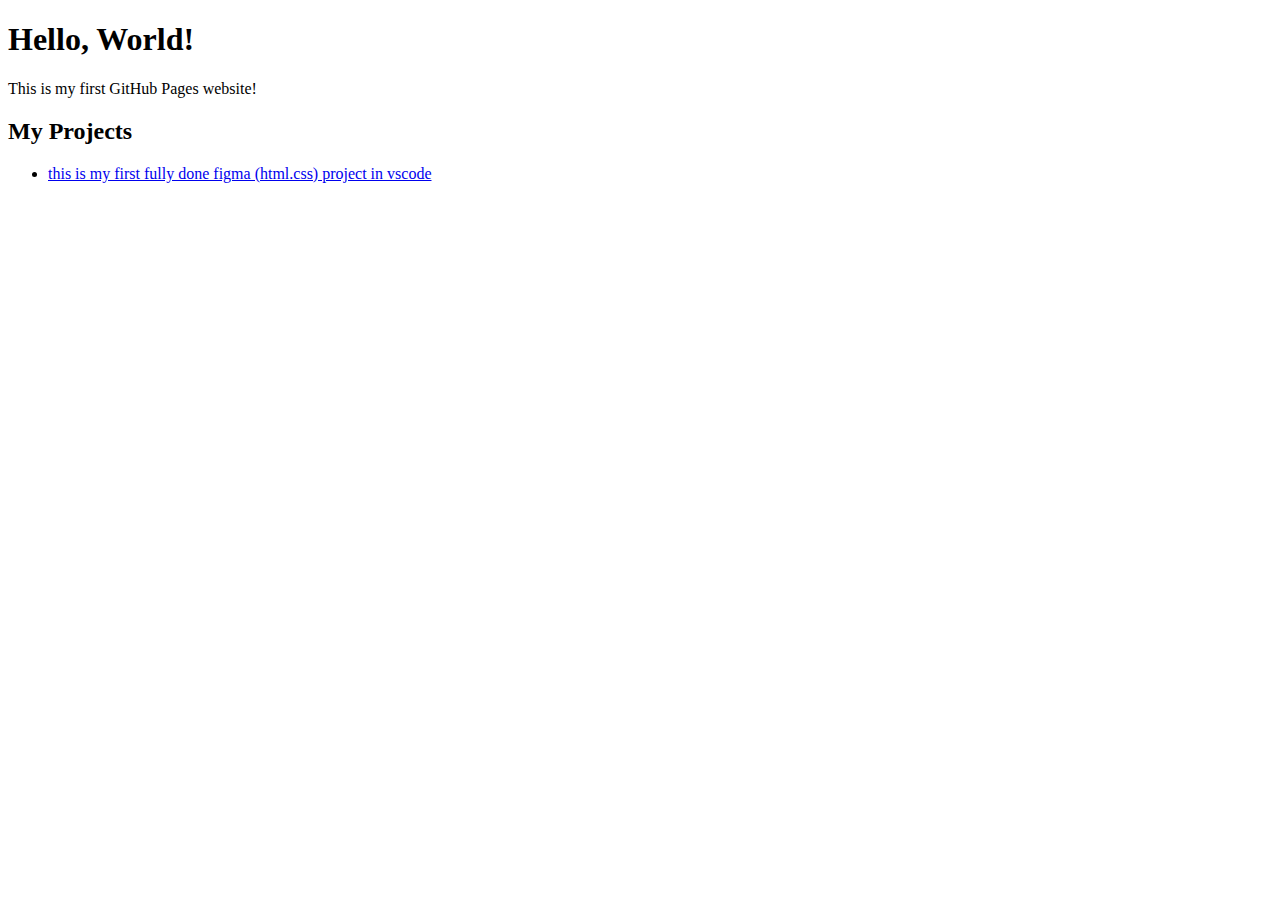
<file: index.html>
<!DOCTYPE html>
<html>
<head>
    <title>Welcome to My Website</title>
</head>
<body>
    <!-- Trigger build -->

    <h1>Hello, World!</h1>
    <p>This is my first GitHub Pages website!</p>
    <h2>My Projects</h2>
<ul>
  <li><a href="figma-projects/figmamain2.html">this is my first fully done figma (html.css) project in vscode</a></li>
</ul>

</body>
</html>
</file>
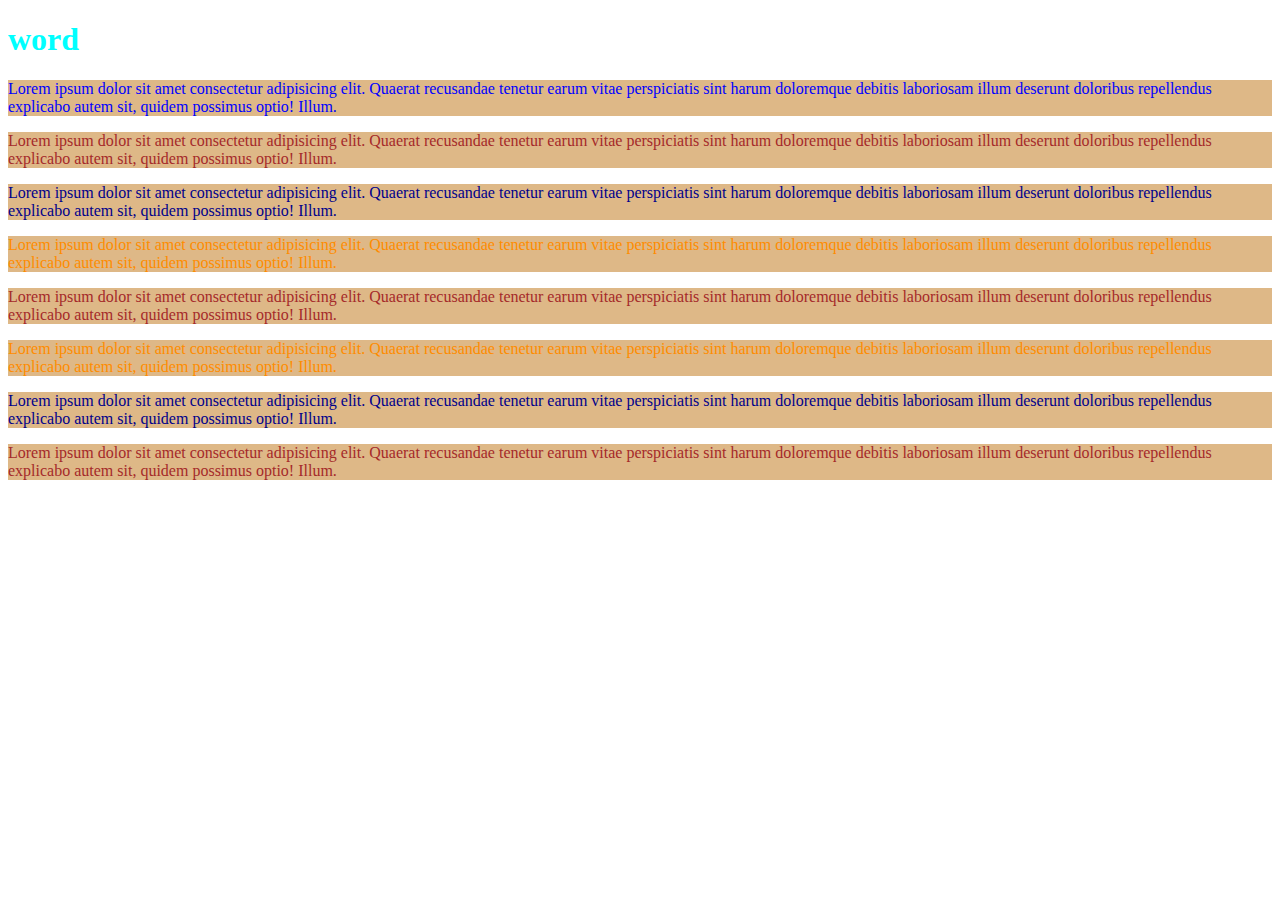
<file: .vscode/main works1.html>
<!DOCTYPE html>
<html lang="en">
<head>
    <title>Document</title>
    <link rel="stylesheet" href="works1 with bg and color.css">
</head>
<body>
    <h1>word</h1>
    <p id="p1">Lorem ipsum dolor sit amet consectetur adipisicing elit. Quaerat recusandae tenetur earum vitae perspiciatis sint harum doloremque debitis laboriosam illum deserunt doloribus repellendus explicabo autem sit, quidem possimus optio! Illum.</p>
    <p id="p3" class="odd">Lorem ipsum dolor sit amet consectetur adipisicing elit. Quaerat recusandae tenetur earum vitae perspiciatis sint harum doloremque debitis laboriosam illum deserunt doloribus repellendus explicabo autem sit, quidem possimus optio! Illum.</p>
    <p id="p4" class="even">Lorem ipsum dolor sit amet consectetur adipisicing elit. Quaerat recusandae tenetur earum vitae perspiciatis sint harum doloremque debitis laboriosam illum deserunt doloribus repellendus explicabo autem sit, quidem possimus optio! Illum.</p>
    <p>Lorem ipsum dolor sit amet consectetur adipisicing elit. Quaerat recusandae tenetur earum vitae perspiciatis sint harum doloremque debitis laboriosam illum deserunt doloribus repellendus explicabo autem sit, quidem possimus optio! Illum.</p>
    <p id="p5" class="odd">Lorem ipsum dolor sit amet consectetur adipisicing elit. Quaerat recusandae tenetur earum vitae perspiciatis sint harum doloremque debitis laboriosam illum deserunt doloribus repellendus explicabo autem sit, quidem possimus optio! Illum.</p>
    <p id="p6" class="prime">Lorem ipsum dolor sit amet consectetur adipisicing elit. Quaerat recusandae tenetur earum vitae perspiciatis sint harum doloremque debitis laboriosam illum deserunt doloribus repellendus explicabo autem sit, quidem possimus optio! Illum.</p>
    <p id="p7" class="even">Lorem ipsum dolor sit amet consectetur adipisicing elit. Quaerat recusandae tenetur earum vitae perspiciatis sint harum doloremque debitis laboriosam illum deserunt doloribus repellendus explicabo autem sit, quidem possimus optio! Illum.</p>
    <p id="p8" class="odd">Lorem ipsum dolor sit amet consectetur adipisicing elit. Quaerat recusandae tenetur earum vitae perspiciatis sint harum doloremque debitis laboriosam illum deserunt doloribus repellendus explicabo autem sit, quidem possimus optio! Illum.</p>
</body>
</html>
<!-- Base one how to do.-->
</file>
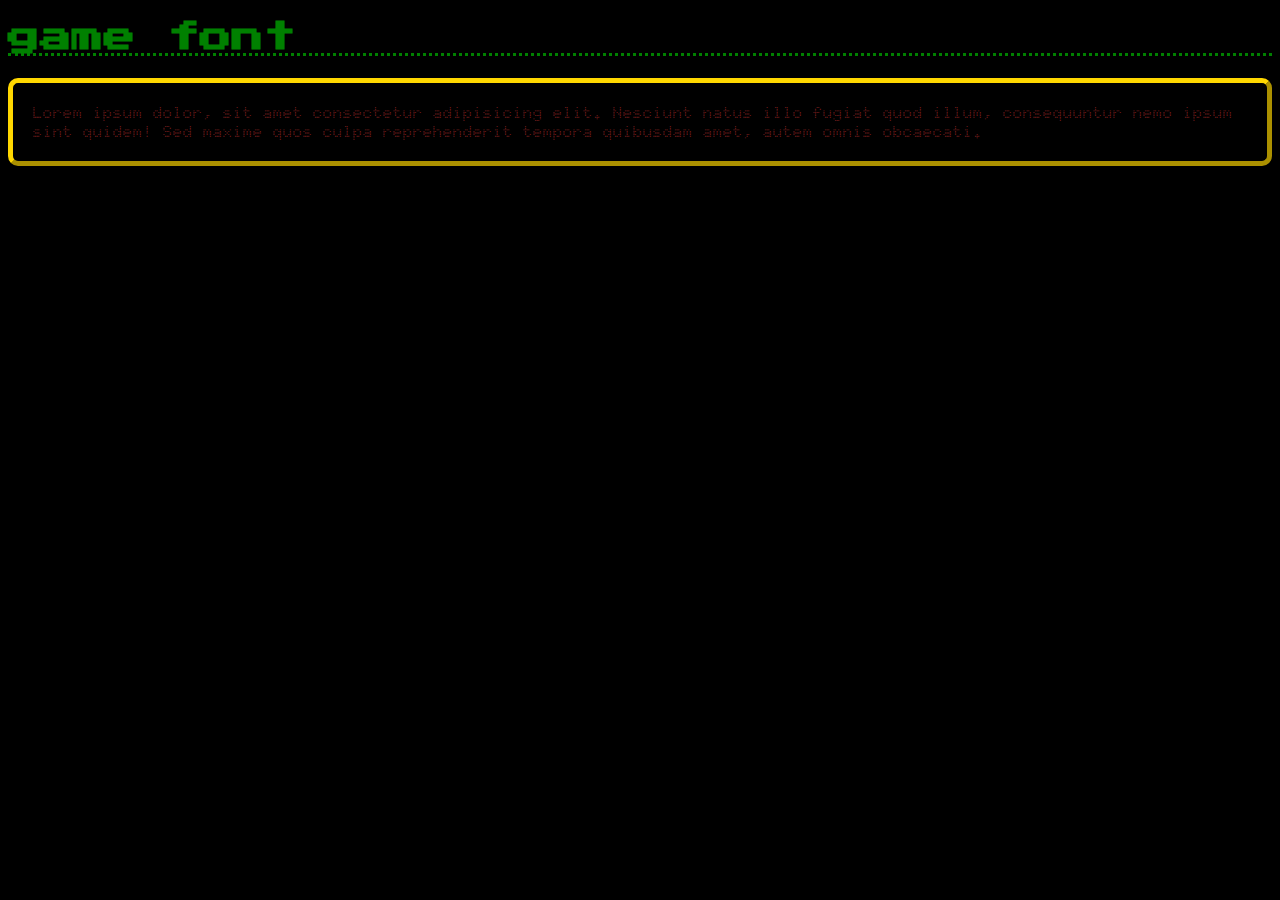
<file: .vscode/main works2.html>
<!DOCTYPE html>
<html lang="en">
<head>
    <title>Document</title>
    <link rel="stylesheet" href="works2.css">
    <link href="https://fonts.googleapis.com/css2?family=Michroma&family=Press+Start+2P&display=swap" rel="stylesheet">
    <link href="https://fonts.googleapis.com/css2?family=Doto:wght@100..900&family=Michroma&family=Press+Start+2P&display=swap" rel="stylesheet">
</head>
<body>
    <h1>game font</h1>
    <p>Lorem ipsum dolor, sit amet consectetur adipisicing elit. Nesciunt natus illo fugiat quod illum, consequuntur nemo ipsum sint quidem! Sed maxime quos culpa reprehenderit tempora quibusdam amet, autem omnis obcaecati.</p>
</body>
</html>
</file>
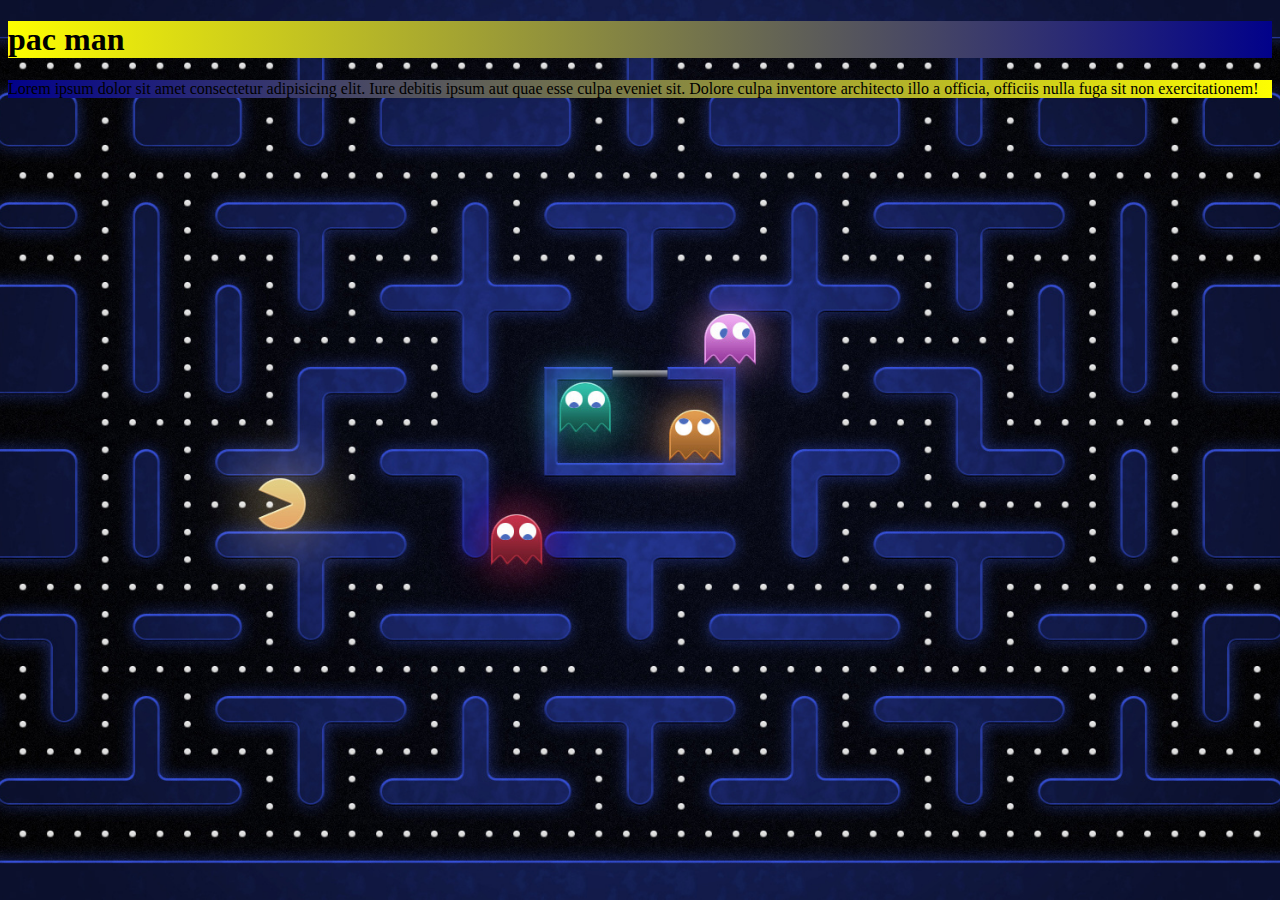
<file: .vscode/mainworks3.html>
<!DOCTYPE html>
<html lang="en">
<head>
    <title>Document</title>
    <link rel="stylesheet" href="works3.css">

</head>
<body>
    <h1> pac man</h1>
    <p>Lorem ipsum dolor sit amet consectetur adipisicing elit. Iure debitis ipsum aut quae esse culpa eveniet sit. Dolore culpa inventore architecto illo a officia, officiis nulla fuga sit non exercitationem!</p>
</body>
</html>
</file>
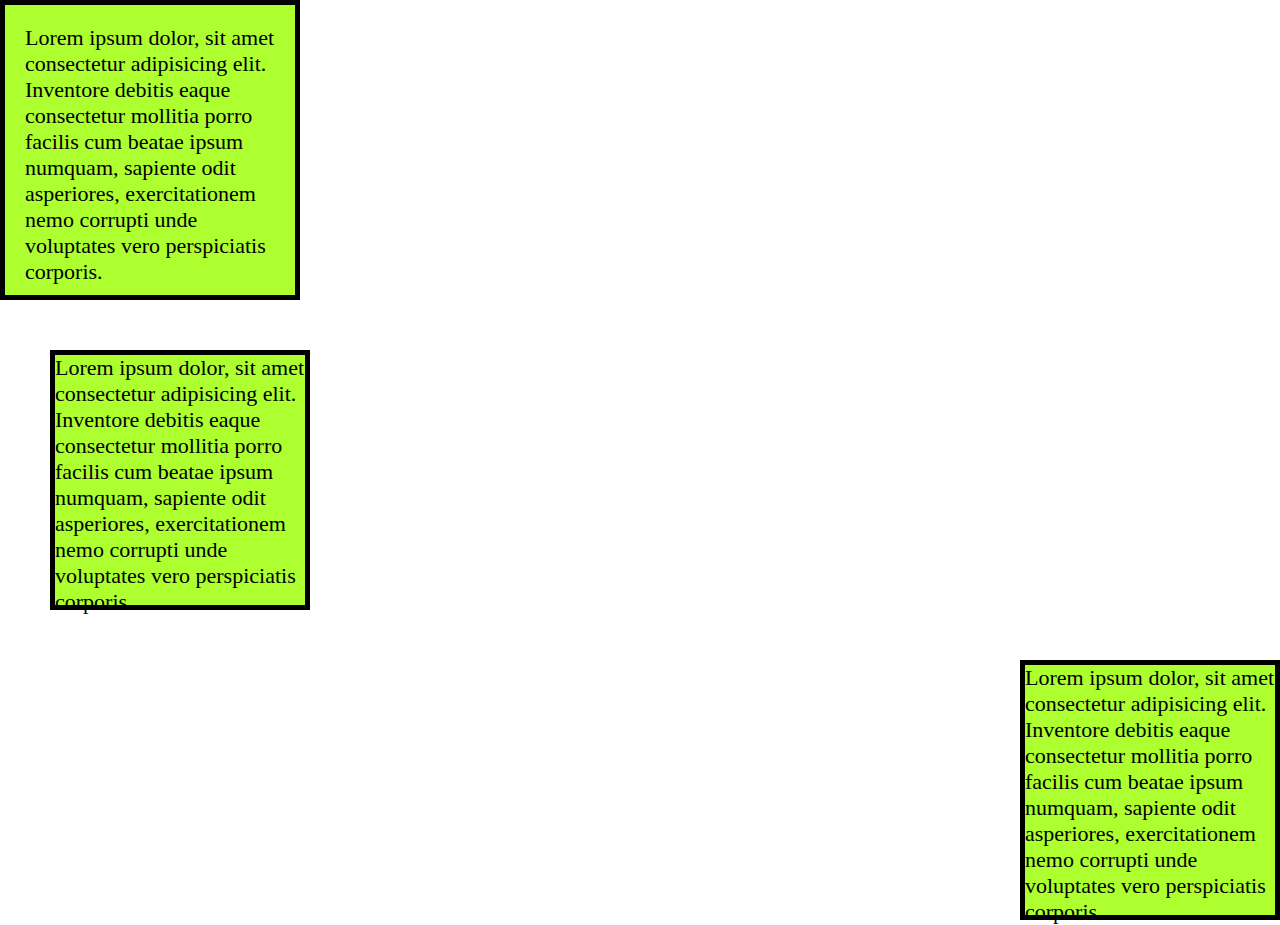
<file: .vscode/mainworks4.html>
<!DOCTYPE html>
<html lang="en">
<head>
    <title>Document</title>
    <link rel="stylesheet" href="works4.css">
</head>
<body>
    <div  id="box1"> Lorem ipsum dolor, sit amet consectetur adipisicing elit. Inventore debitis eaque consectetur mollitia porro facilis cum beatae ipsum numquam, sapiente odit asperiores, exercitationem nemo corrupti unde voluptates vero perspiciatis corporis.</div>
    <div  id="box2"> Lorem ipsum dolor, sit amet consectetur adipisicing elit. Inventore debitis eaque consectetur mollitia porro facilis cum beatae ipsum numquam, sapiente odit asperiores, exercitationem nemo corrupti unde voluptates vero perspiciatis corporis.</div>
    <div  id="box3"> Lorem ipsum dolor, sit amet consectetur adipisicing elit. Inventore debitis eaque consectetur mollitia porro facilis cum beatae ipsum numquam, sapiente odit asperiores, exercitationem nemo corrupti unde voluptates vero perspiciatis corporis.</div>

</body>
</html>
</file>
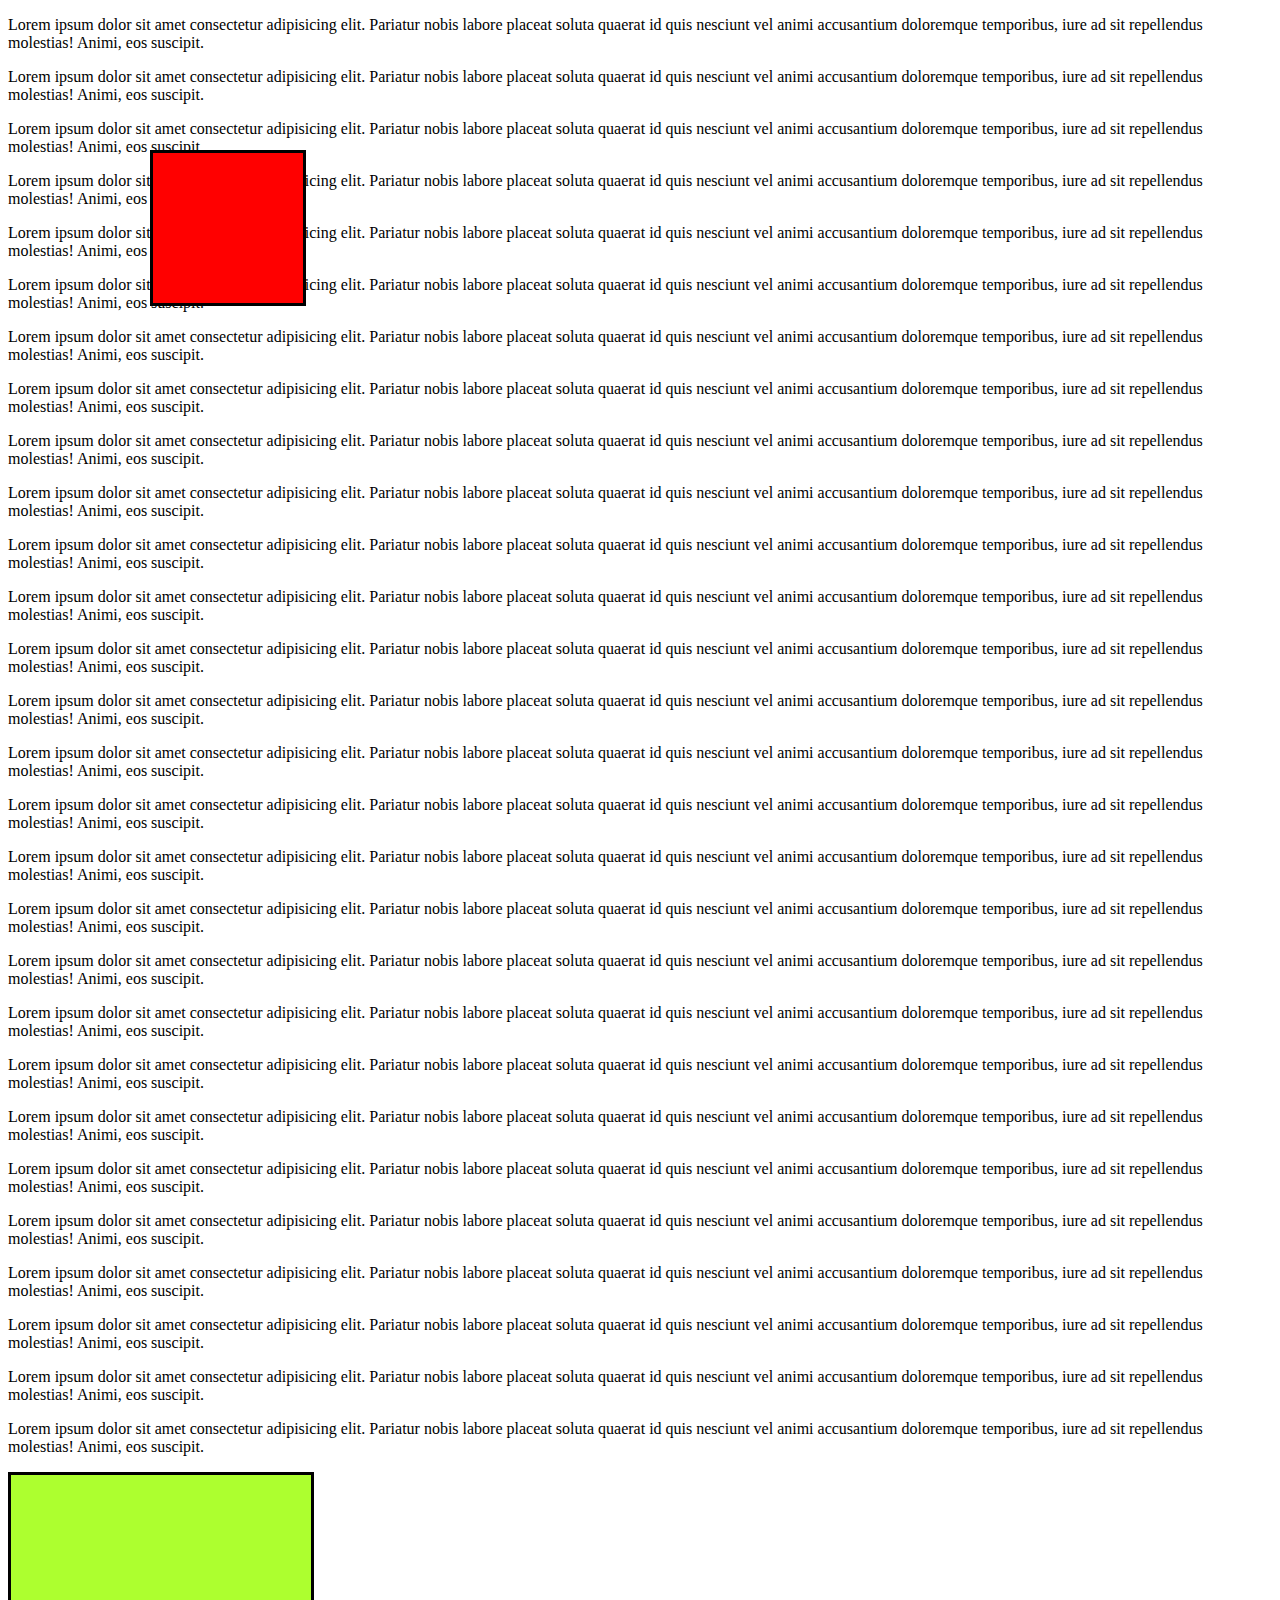
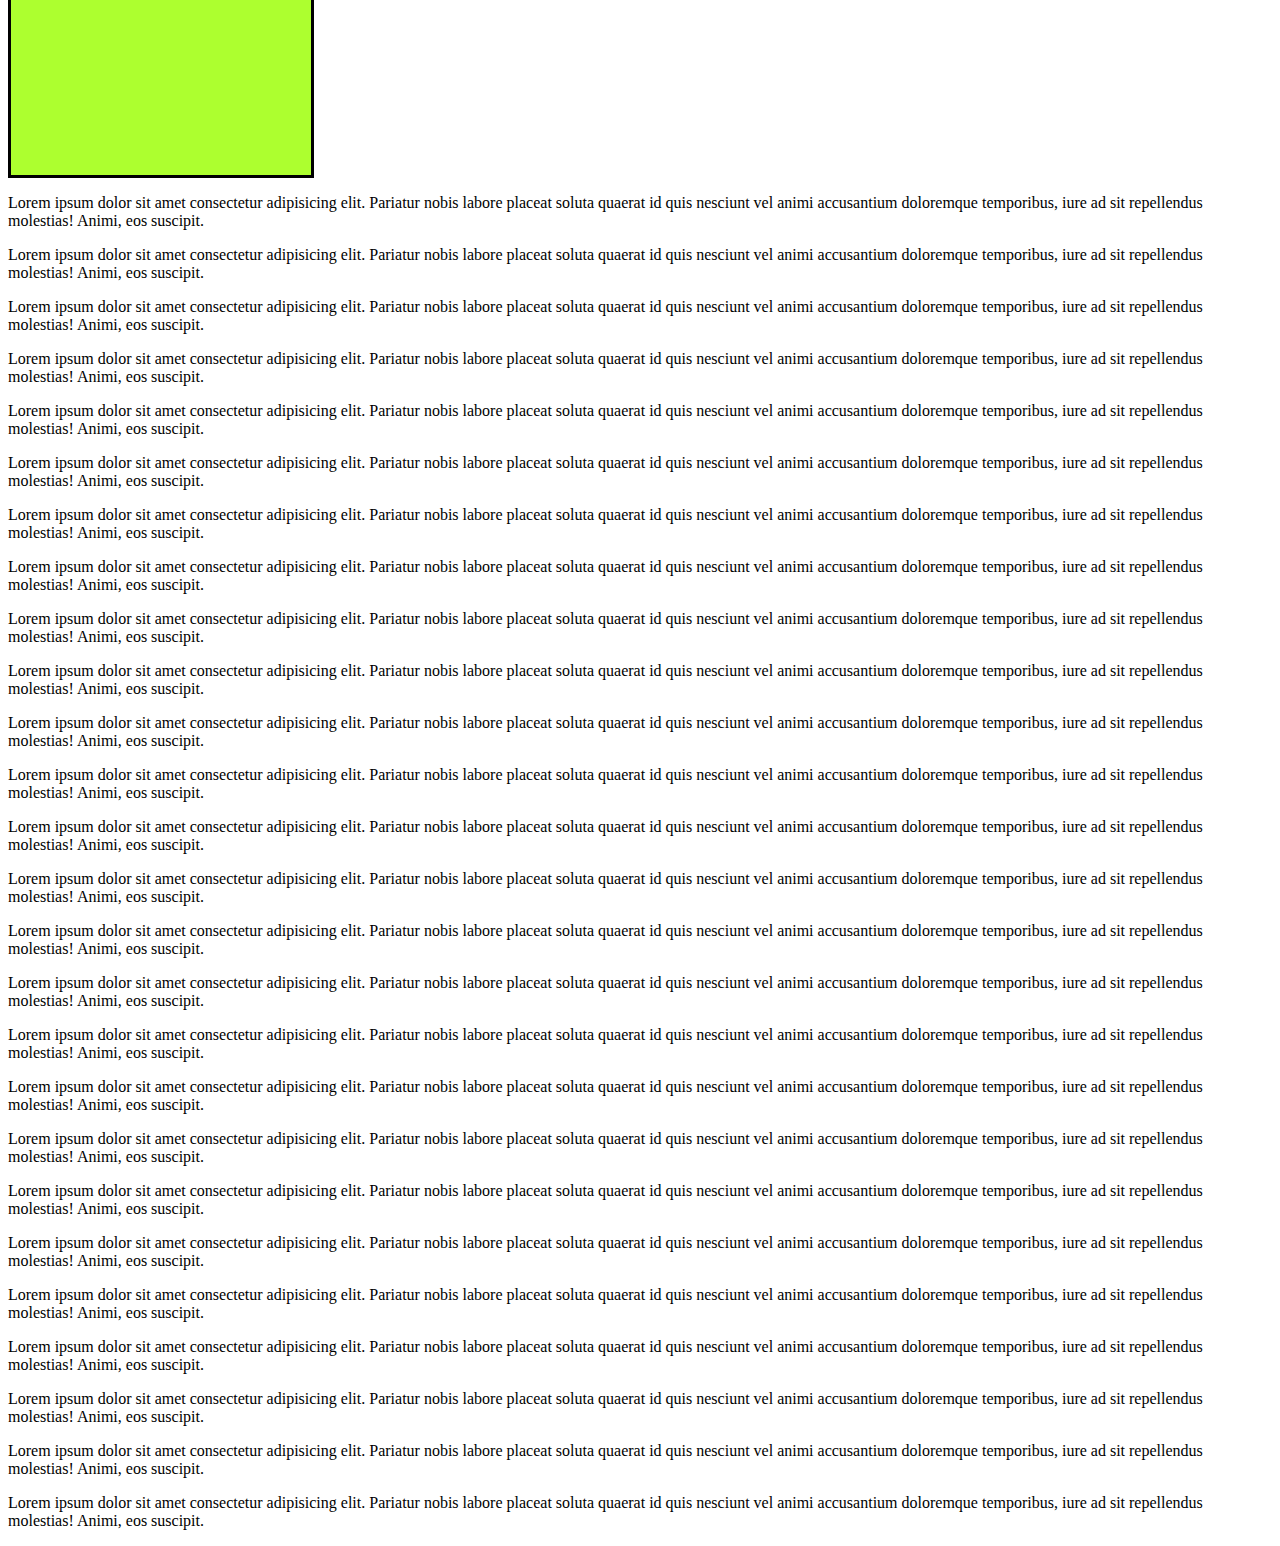
<file: .vscode/mainworks5.html>
<!DOCTYPE html>
<html lang="en">
<head>
    <title>Document</title>
    <link rel="stylesheet" href="works5.css">
</head>
<body>
    <p>Lorem ipsum dolor sit amet consectetur adipisicing elit. Pariatur nobis labore placeat soluta quaerat id quis nesciunt vel animi accusantium doloremque temporibus, iure ad sit repellendus molestias! Animi, eos suscipit.</p>
    <p>Lorem ipsum dolor sit amet consectetur adipisicing elit. Pariatur nobis labore placeat soluta quaerat id quis nesciunt vel animi accusantium doloremque temporibus, iure ad sit repellendus molestias! Animi, eos suscipit.</p>
    <p>Lorem ipsum dolor sit amet consectetur adipisicing elit. Pariatur nobis labore placeat soluta quaerat id quis nesciunt vel animi accusantium doloremque temporibus, iure ad sit repellendus molestias! Animi, eos suscipit.</p>
    <p>Lorem ipsum dolor sit amet consectetur adipisicing elit. Pariatur nobis labore placeat soluta quaerat id quis nesciunt vel animi accusantium doloremque temporibus, iure ad sit repellendus molestias! Animi, eos suscipit.</p>
    <p>Lorem ipsum dolor sit amet consectetur adipisicing elit. Pariatur nobis labore placeat soluta quaerat id quis nesciunt vel animi accusantium doloremque temporibus, iure ad sit repellendus molestias! Animi, eos suscipit.</p>
    <p>Lorem ipsum dolor sit amet consectetur adipisicing elit. Pariatur nobis labore placeat soluta quaerat id quis nesciunt vel animi accusantium doloremque temporibus, iure ad sit repellendus molestias! Animi, eos suscipit.</p>
    <p>Lorem ipsum dolor sit amet consectetur adipisicing elit. Pariatur nobis labore placeat soluta quaerat id quis nesciunt vel animi accusantium doloremque temporibus, iure ad sit repellendus molestias! Animi, eos suscipit.</p>
    <p>Lorem ipsum dolor sit amet consectetur adipisicing elit. Pariatur nobis labore placeat soluta quaerat id quis nesciunt vel animi accusantium doloremque temporibus, iure ad sit repellendus molestias! Animi, eos suscipit.</p>
    <p>Lorem ipsum dolor sit amet consectetur adipisicing elit. Pariatur nobis labore placeat soluta quaerat id quis nesciunt vel animi accusantium doloremque temporibus, iure ad sit repellendus molestias! Animi, eos suscipit.</p>
    <p>Lorem ipsum dolor sit amet consectetur adipisicing elit. Pariatur nobis labore placeat soluta quaerat id quis nesciunt vel animi accusantium doloremque temporibus, iure ad sit repellendus molestias! Animi, eos suscipit.</p>
    <p>Lorem ipsum dolor sit amet consectetur adipisicing elit. Pariatur nobis labore placeat soluta quaerat id quis nesciunt vel animi accusantium doloremque temporibus, iure ad sit repellendus molestias! Animi, eos suscipit.</p>
    <p>Lorem ipsum dolor sit amet consectetur adipisicing elit. Pariatur nobis labore placeat soluta quaerat id quis nesciunt vel animi accusantium doloremque temporibus, iure ad sit repellendus molestias! Animi, eos suscipit.</p>
    <p>Lorem ipsum dolor sit amet consectetur adipisicing elit. Pariatur nobis labore placeat soluta quaerat id quis nesciunt vel animi accusantium doloremque temporibus, iure ad sit repellendus molestias! Animi, eos suscipit.</p>
    <p>Lorem ipsum dolor sit amet consectetur adipisicing elit. Pariatur nobis labore placeat soluta quaerat id quis nesciunt vel animi accusantium doloremque temporibus, iure ad sit repellendus molestias! Animi, eos suscipit.</p>
    <p>Lorem ipsum dolor sit amet consectetur adipisicing elit. Pariatur nobis labore placeat soluta quaerat id quis nesciunt vel animi accusantium doloremque temporibus, iure ad sit repellendus molestias! Animi, eos suscipit.</p>
    <p>Lorem ipsum dolor sit amet consectetur adipisicing elit. Pariatur nobis labore placeat soluta quaerat id quis nesciunt vel animi accusantium doloremque temporibus, iure ad sit repellendus molestias! Animi, eos suscipit.</p>
    <p>Lorem ipsum dolor sit amet consectetur adipisicing elit. Pariatur nobis labore placeat soluta quaerat id quis nesciunt vel animi accusantium doloremque temporibus, iure ad sit repellendus molestias! Animi, eos suscipit.</p>
    <p>Lorem ipsum dolor sit amet consectetur adipisicing elit. Pariatur nobis labore placeat soluta quaerat id quis nesciunt vel animi accusantium doloremque temporibus, iure ad sit repellendus molestias! Animi, eos suscipit.</p>
    <p>Lorem ipsum dolor sit amet consectetur adipisicing elit. Pariatur nobis labore placeat soluta quaerat id quis nesciunt vel animi accusantium doloremque temporibus, iure ad sit repellendus molestias! Animi, eos suscipit.</p>
    <p>Lorem ipsum dolor sit amet consectetur adipisicing elit. Pariatur nobis labore placeat soluta quaerat id quis nesciunt vel animi accusantium doloremque temporibus, iure ad sit repellendus molestias! Animi, eos suscipit.</p>
    <p>Lorem ipsum dolor sit amet consectetur adipisicing elit. Pariatur nobis labore placeat soluta quaerat id quis nesciunt vel animi accusantium doloremque temporibus, iure ad sit repellendus molestias! Animi, eos suscipit.</p>
    <p>Lorem ipsum dolor sit amet consectetur adipisicing elit. Pariatur nobis labore placeat soluta quaerat id quis nesciunt vel animi accusantium doloremque temporibus, iure ad sit repellendus molestias! Animi, eos suscipit.</p>
    <p>Lorem ipsum dolor sit amet consectetur adipisicing elit. Pariatur nobis labore placeat soluta quaerat id quis nesciunt vel animi accusantium doloremque temporibus, iure ad sit repellendus molestias! Animi, eos suscipit.</p>
    <p>Lorem ipsum dolor sit amet consectetur adipisicing elit. Pariatur nobis labore placeat soluta quaerat id quis nesciunt vel animi accusantium doloremque temporibus, iure ad sit repellendus molestias! Animi, eos suscipit.</p>
    <p>Lorem ipsum dolor sit amet consectetur adipisicing elit. Pariatur nobis labore placeat soluta quaerat id quis nesciunt vel animi accusantium doloremque temporibus, iure ad sit repellendus molestias! Animi, eos suscipit.</p>
    <p>Lorem ipsum dolor sit amet consectetur adipisicing elit. Pariatur nobis labore placeat soluta quaerat id quis nesciunt vel animi accusantium doloremque temporibus, iure ad sit repellendus molestias! Animi, eos suscipit.</p>
    <p>Lorem ipsum dolor sit amet consectetur adipisicing elit. Pariatur nobis labore placeat soluta quaerat id quis nesciunt vel animi accusantium doloremque temporibus, iure ad sit repellendus molestias! Animi, eos suscipit.</p>
    <p>Lorem ipsum dolor sit amet consectetur adipisicing elit. Pariatur nobis labore placeat soluta quaerat id quis nesciunt vel animi accusantium doloremque temporibus, iure ad sit repellendus molestias! Animi, eos suscipit.</p>

    <div  id="box1"></div>
    <div  id="box2"> </div>
    <p>Lorem ipsum dolor sit amet consectetur adipisicing elit. Pariatur nobis labore placeat soluta quaerat id quis nesciunt vel animi accusantium doloremque temporibus, iure ad sit repellendus molestias! Animi, eos suscipit.</p>
    <p>Lorem ipsum dolor sit amet consectetur adipisicing elit. Pariatur nobis labore placeat soluta quaerat id quis nesciunt vel animi accusantium doloremque temporibus, iure ad sit repellendus molestias! Animi, eos suscipit.</p>
    <p>Lorem ipsum dolor sit amet consectetur adipisicing elit. Pariatur nobis labore placeat soluta quaerat id quis nesciunt vel animi accusantium doloremque temporibus, iure ad sit repellendus molestias! Animi, eos suscipit.</p>
    <p>Lorem ipsum dolor sit amet consectetur adipisicing elit. Pariatur nobis labore placeat soluta quaerat id quis nesciunt vel animi accusantium doloremque temporibus, iure ad sit repellendus molestias! Animi, eos suscipit.</p>
    <p>Lorem ipsum dolor sit amet consectetur adipisicing elit. Pariatur nobis labore placeat soluta quaerat id quis nesciunt vel animi accusantium doloremque temporibus, iure ad sit repellendus molestias! Animi, eos suscipit.</p>
    <p>Lorem ipsum dolor sit amet consectetur adipisicing elit. Pariatur nobis labore placeat soluta quaerat id quis nesciunt vel animi accusantium doloremque temporibus, iure ad sit repellendus molestias! Animi, eos suscipit.</p>
    <p>Lorem ipsum dolor sit amet consectetur adipisicing elit. Pariatur nobis labore placeat soluta quaerat id quis nesciunt vel animi accusantium doloremque temporibus, iure ad sit repellendus molestias! Animi, eos suscipit.</p>
    <p>Lorem ipsum dolor sit amet consectetur adipisicing elit. Pariatur nobis labore placeat soluta quaerat id quis nesciunt vel animi accusantium doloremque temporibus, iure ad sit repellendus molestias! Animi, eos suscipit.</p>
    <p>Lorem ipsum dolor sit amet consectetur adipisicing elit. Pariatur nobis labore placeat soluta quaerat id quis nesciunt vel animi accusantium doloremque temporibus, iure ad sit repellendus molestias! Animi, eos suscipit.</p>
    <p>Lorem ipsum dolor sit amet consectetur adipisicing elit. Pariatur nobis labore placeat soluta quaerat id quis nesciunt vel animi accusantium doloremque temporibus, iure ad sit repellendus molestias! Animi, eos suscipit.</p>
    <p>Lorem ipsum dolor sit amet consectetur adipisicing elit. Pariatur nobis labore placeat soluta quaerat id quis nesciunt vel animi accusantium doloremque temporibus, iure ad sit repellendus molestias! Animi, eos suscipit.</p>
    <p>Lorem ipsum dolor sit amet consectetur adipisicing elit. Pariatur nobis labore placeat soluta quaerat id quis nesciunt vel animi accusantium doloremque temporibus, iure ad sit repellendus molestias! Animi, eos suscipit.</p>
    <p>Lorem ipsum dolor sit amet consectetur adipisicing elit. Pariatur nobis labore placeat soluta quaerat id quis nesciunt vel animi accusantium doloremque temporibus, iure ad sit repellendus molestias! Animi, eos suscipit.</p>
    <p>Lorem ipsum dolor sit amet consectetur adipisicing elit. Pariatur nobis labore placeat soluta quaerat id quis nesciunt vel animi accusantium doloremque temporibus, iure ad sit repellendus molestias! Animi, eos suscipit.</p>
    <p>Lorem ipsum dolor sit amet consectetur adipisicing elit. Pariatur nobis labore placeat soluta quaerat id quis nesciunt vel animi accusantium doloremque temporibus, iure ad sit repellendus molestias! Animi, eos suscipit.</p>
    <p>Lorem ipsum dolor sit amet consectetur adipisicing elit. Pariatur nobis labore placeat soluta quaerat id quis nesciunt vel animi accusantium doloremque temporibus, iure ad sit repellendus molestias! Animi, eos suscipit.</p>
    <p>Lorem ipsum dolor sit amet consectetur adipisicing elit. Pariatur nobis labore placeat soluta quaerat id quis nesciunt vel animi accusantium doloremque temporibus, iure ad sit repellendus molestias! Animi, eos suscipit.</p>
    <p>Lorem ipsum dolor sit amet consectetur adipisicing elit. Pariatur nobis labore placeat soluta quaerat id quis nesciunt vel animi accusantium doloremque temporibus, iure ad sit repellendus molestias! Animi, eos suscipit.</p>
    <p>Lorem ipsum dolor sit amet consectetur adipisicing elit. Pariatur nobis labore placeat soluta quaerat id quis nesciunt vel animi accusantium doloremque temporibus, iure ad sit repellendus molestias! Animi, eos suscipit.</p>
    <p>Lorem ipsum dolor sit amet consectetur adipisicing elit. Pariatur nobis labore placeat soluta quaerat id quis nesciunt vel animi accusantium doloremque temporibus, iure ad sit repellendus molestias! Animi, eos suscipit.</p>
    <p>Lorem ipsum dolor sit amet consectetur adipisicing elit. Pariatur nobis labore placeat soluta quaerat id quis nesciunt vel animi accusantium doloremque temporibus, iure ad sit repellendus molestias! Animi, eos suscipit.</p>
    <p>Lorem ipsum dolor sit amet consectetur adipisicing elit. Pariatur nobis labore placeat soluta quaerat id quis nesciunt vel animi accusantium doloremque temporibus, iure ad sit repellendus molestias! Animi, eos suscipit.</p>
    <p>Lorem ipsum dolor sit amet consectetur adipisicing elit. Pariatur nobis labore placeat soluta quaerat id quis nesciunt vel animi accusantium doloremque temporibus, iure ad sit repellendus molestias! Animi, eos suscipit.</p>
    <p>Lorem ipsum dolor sit amet consectetur adipisicing elit. Pariatur nobis labore placeat soluta quaerat id quis nesciunt vel animi accusantium doloremque temporibus, iure ad sit repellendus molestias! Animi, eos suscipit.</p>
    <p>Lorem ipsum dolor sit amet consectetur adipisicing elit. Pariatur nobis labore placeat soluta quaerat id quis nesciunt vel animi accusantium doloremque temporibus, iure ad sit repellendus molestias! Animi, eos suscipit.</p>
    <p>Lorem ipsum dolor sit amet consectetur adipisicing elit. Pariatur nobis labore placeat soluta quaerat id quis nesciunt vel animi accusantium doloremque temporibus, iure ad sit repellendus molestias! Animi, eos suscipit.</p>


</body>
</html>
</file>
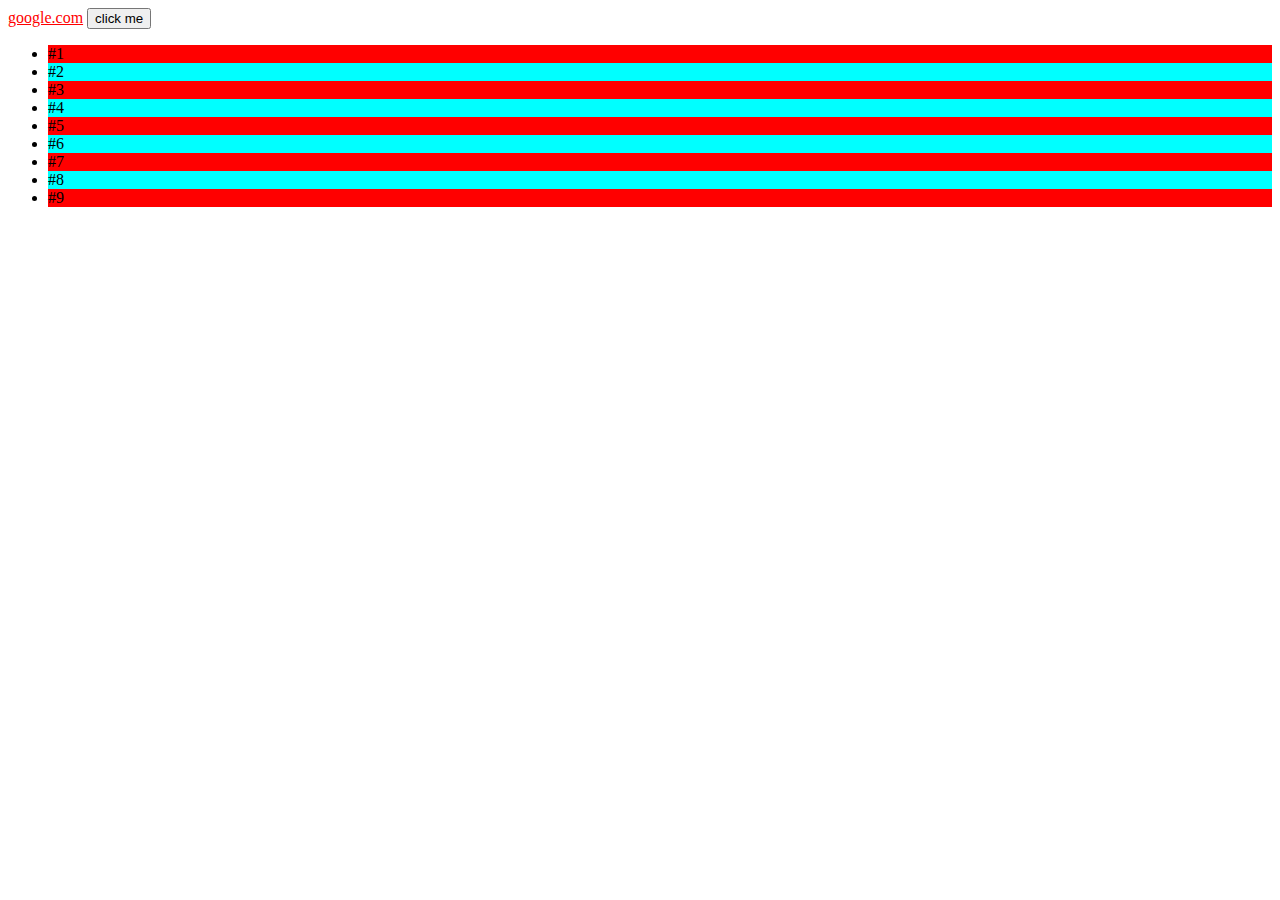
<file: .vscode/mainworks6.html>
<!DOCTYPE html>
<html lang="en">
<head>
    <title>Document</title>
    <link rel="stylesheet" href="works6..css">
</head>
<body>
    <a href="https://www.google.com">google.com</a>
    <button>click me</button>
    <ul>
        <li> #1</li>
        <li> #2</li>
        <li> #3</li>
        <li> #4</li>
        <li> #5</li>
        <li> #6</li>
        <li> #7</li>
        <li> #8</li>
        <li> #9</li>
    </ul>
</body>
</html>
</file>
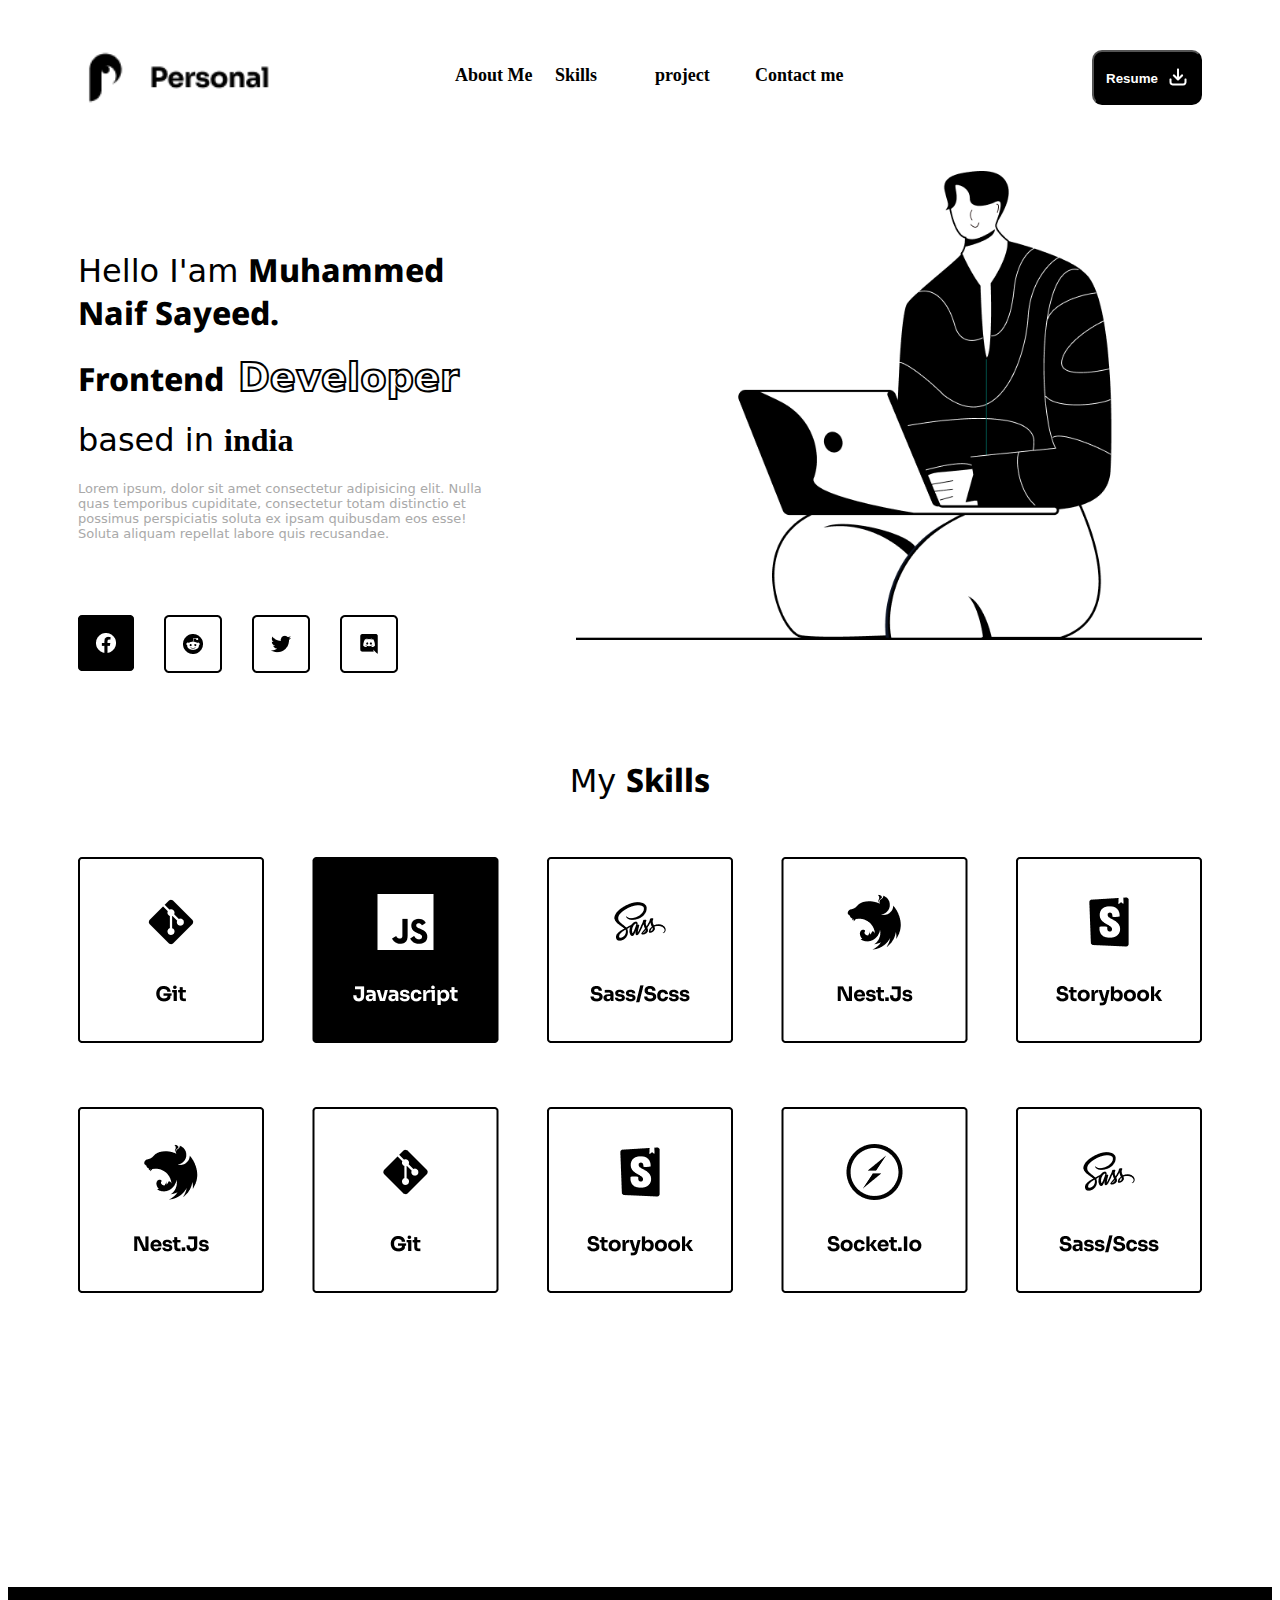
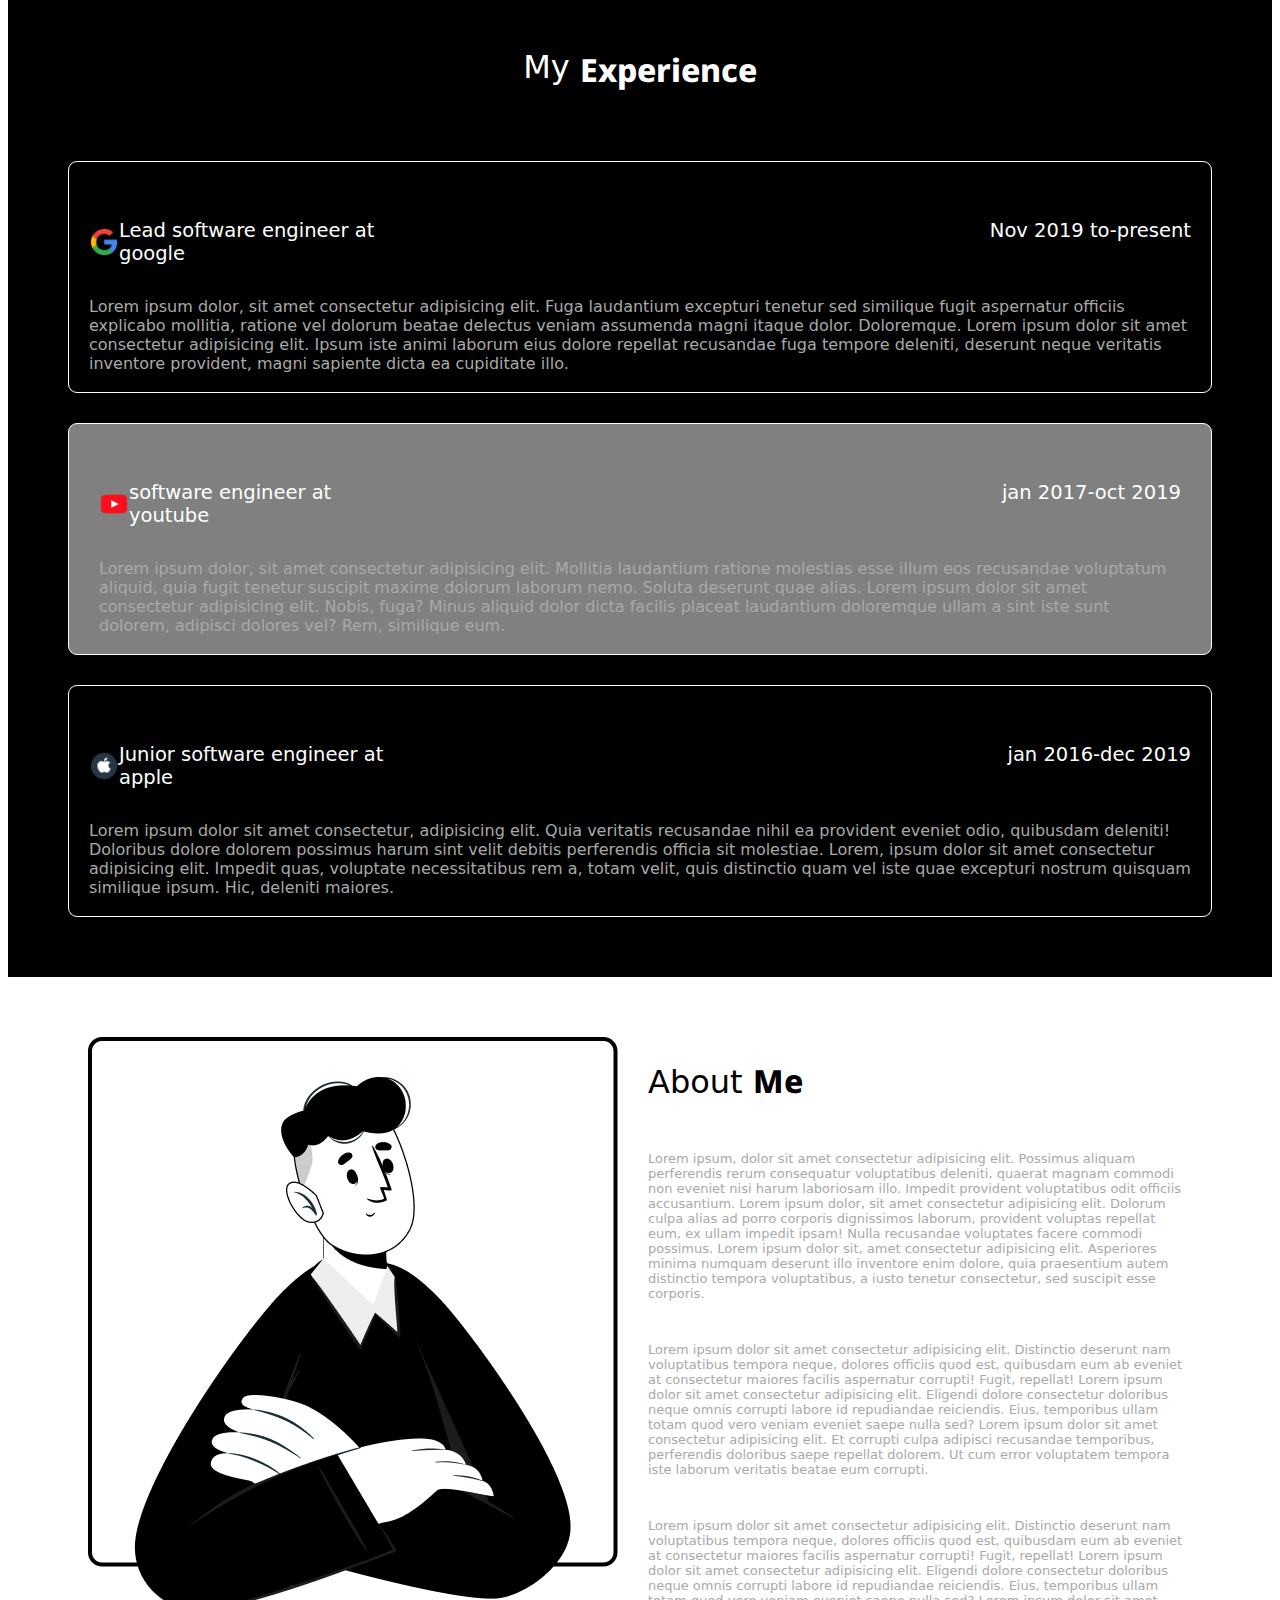
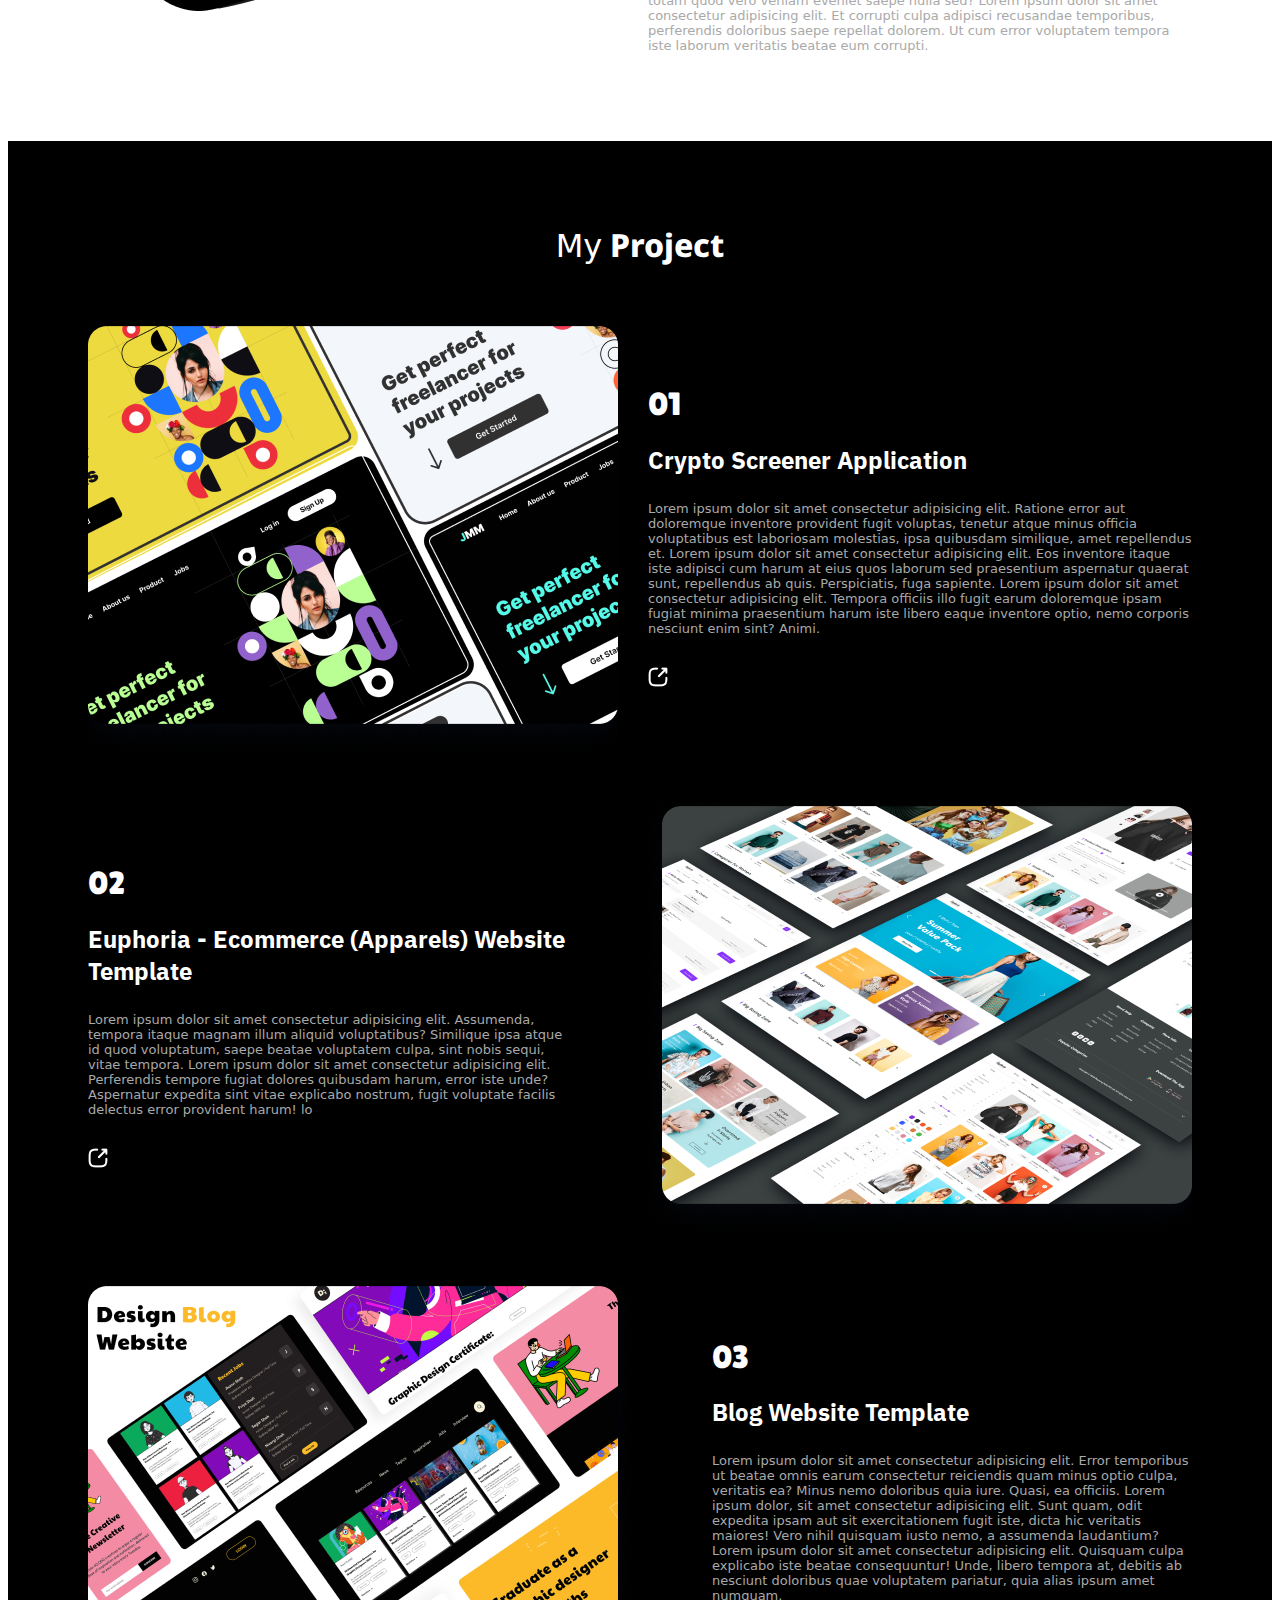
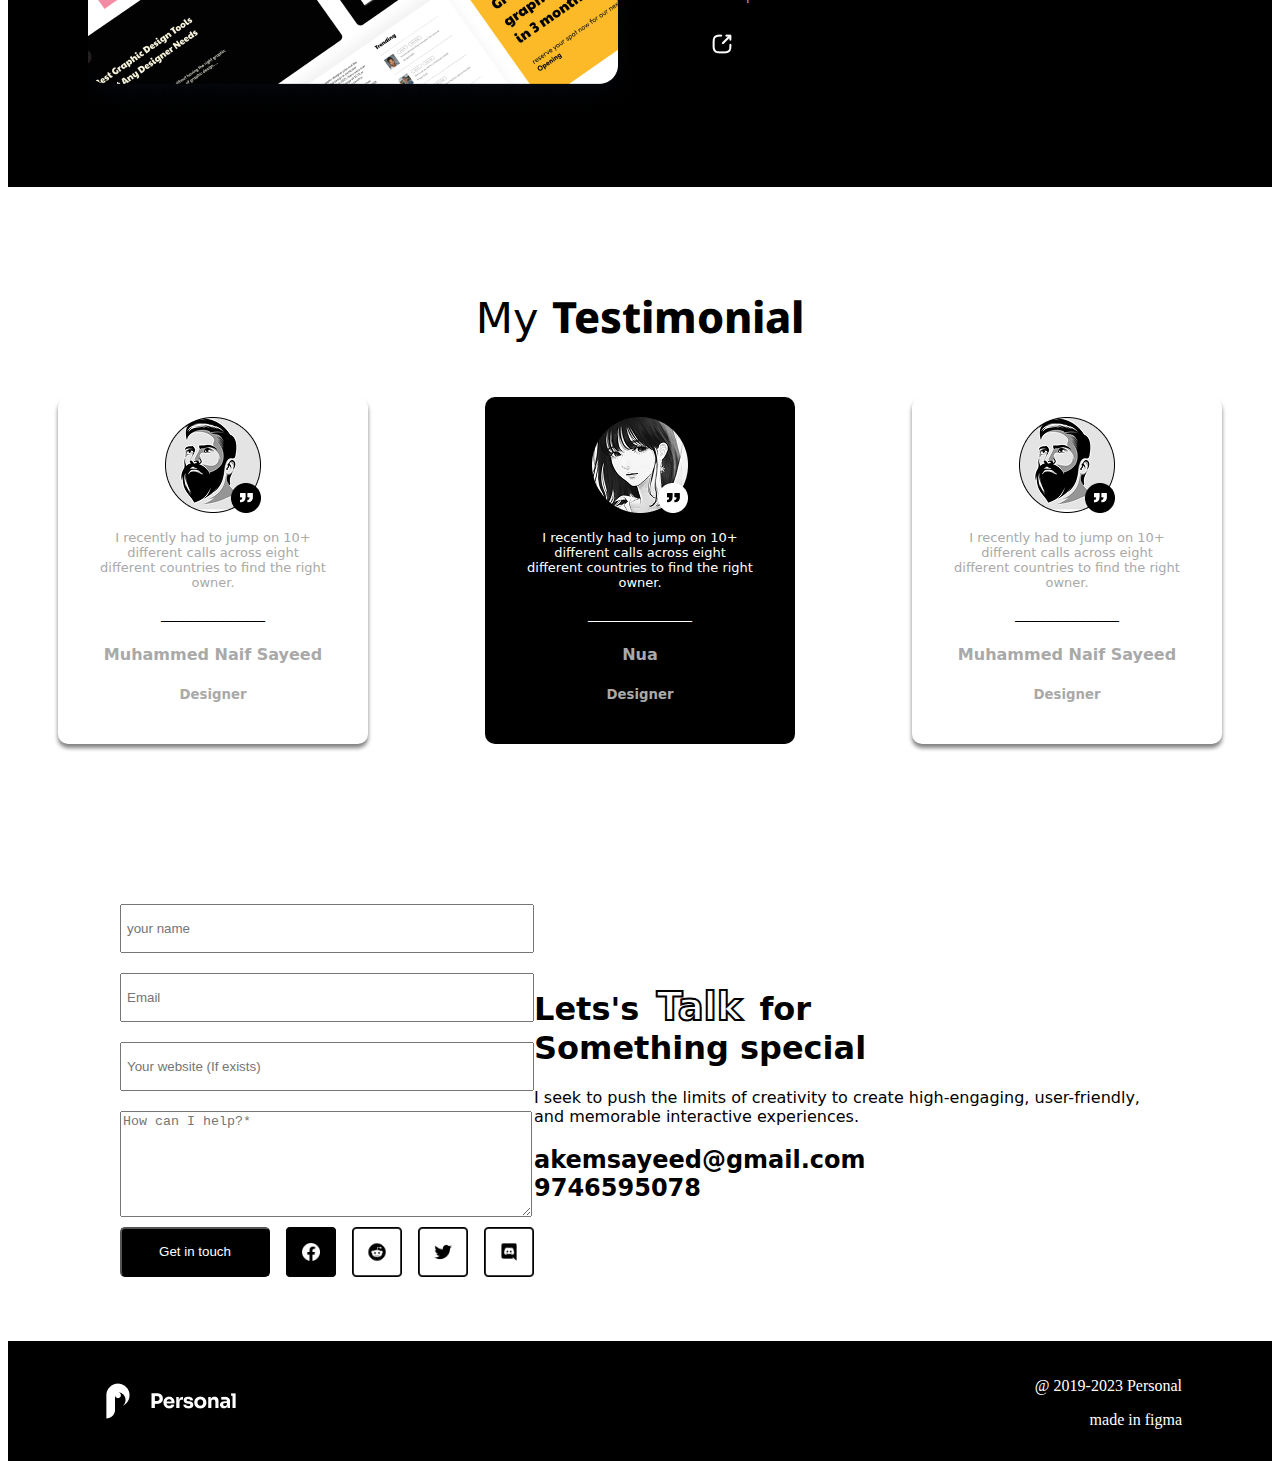
<file: figma projects/figmamain2.html>
<!DOCTYPE html>
<html lang="en">
  <head>
    <title>Document</title>
    <link rel="stylesheet" href="figmamain2.css" />
    <link
      href="https://fonts.googleapis.com/css2?family=Dosis:wght@200..800&family=Doto:wght@100..900&family=Londrina+Outline&family=Michroma&family=Montserrat:ital,wght@0,100..900;1,100..900&family=Noto+Sans:ital,wght@0,800;1,800&family=Press+Start+2P&family=Roboto:ital,wght@0,100..900;1,100..900&display=swap"
      rel="stylesheet"
    />
    <link rel="preconnect" href="https://fonts.googleapis.com" />
    <link rel="preconnect" href="https://fonts.gstatic.com" crossorigin />
    <link
      href="https://fonts.googleapis.com/css2?family=Dosis:wght@200..800&family=Doto:wght@100..900&family=Lilita+One&family=Londrina+Outline&family=Michroma&family=Montserrat:ital,wght@0,100..900;1,100..900&family=Noto+Sans:ital,wght@0,800;1,800&family=Press+Start+2P&family=Roboto:ital,wght@0,100..900;1,100..900&display=swap"
      rel="stylesheet"
    />
    <link rel="preconnect" href="https://fonts.googleapis.com" />
    <link rel="preconnect" href="https://fonts.gstatic.com" crossorigin />
    <link
      href="https://fonts.googleapis.com/css2?family=Dosis:wght@200..800&family=Doto:wght@100..900&family=IBM+Plex+Sans:ital,wght@0,100..700;1,100..700&family=Lilita+One&family=Londrina+Outline&family=Michroma&family=Montserrat:ital,wght@0,100..900;1,100..900&family=Noto+Sans:ital,wght@0,800;1,800&family=Press+Start+2P&family=Roboto:ital,wght@0,100..900;1,100..900&display=swap"
      rel="stylesheet"
    />
  </head>
  <body>
    <div class="header-project">
      <header class="header">
        <nav class="navbar">
          <div class="personallogo">
            <img src="../images/Logo (1).png" />
          </div>
          <div class="personalbar">
            <a class="font" href="#about me">About Me</a>
            <a class="font" href="#skills">Skills</a>
            <a class="font" href="#project">project</a>
            <a class="font" href="#contact-me">Contact me</a>
          </div>
              <div class="button">
                <button class="button-flex">
                  <a class="button-subflex" href="#">
                    <span class="Resume-content"> <h4>Resume</h4> </span>
                    <span class="Resume-download"><img src="../images/download (3).png"></span>
                  </a>
                </button>  
              </div>  
            </nav>
      </header>

      <section class="home-page">
        <div class="home-flex">
          <div class="paragraph">
            <h1>
              <span class="hello"> Hello I'am </span
              ><span class="name-font">Muhammed Naif Sayeed.</span>
            </h1>
            <h1>
              <span class="frontend">Frontend</span>
              <span class="developer"> Developer</span>
            </h1>
            <h1>
              <span class="based"> based in </span>
              <span class="india">india</span>
            </h1>

            <p>
              Lorem ipsum, dolor sit amet consectetur adipisicing elit. Nulla
              quas temporibus cupiditate, consectetur totam distinctio et
              possimus perspiciatis soluta ex ipsam quibusdam eos esse! Soluta
              aliquam repellat labore quis recusandae.
            </p>
          </div>
          <div class="frameimg">
            <a href=""><img src="../images/Button (1).png" /></a>
            <a href=""><img src="../images/Button (2).png" /></a>
            <a href=""><img src="../images/Button (3).png" /></a>
            <a href=""><img src="../images/Button (4).png" /></a>
          </div>
        </div>
        <div class="banner">
          <img class="img" src="../images/Banner.png" />
        </div>
      </section>

      <section id="skills" class="skills">
        <div class="skill-details">
          <div class="my-skills">
            <h1>
              <span class="skills-my">My </span
              ><span class="skills-skills">Skills</span>
            </h1>
          </div>
          <div class="skills-icon">
            <div class="icon-flex">
              <div class="icon-flex1">
                <a href="#"> <img src="../images/Skills.png" /></a>
                <a href="#"><img src="../images/Skills (1).png" /></a>
                <a href="#"><img src="../images/Skills (2).png" /></a>
                <a href="#"><img src="../images/Skills (3).png" /></a>
                <a href="#"> <img src="../images/Skills (4).png" /> </a>
              </div>

              <div class="icon-flex2">
                <a href="#"><img src="../images/Skills (5).png" /></a>
                <a href="#"><img src="../images/Skills (6).png" /></a>
                <a href="#"><img src="../images/Skills (7).png" /></a>
                <a href="#"><img src="../images/Skills (8).png" /></a>
                <a href="#"><img src="../images/Skills (9).png" /></a>
              </div>
            </div>
          </div>
        </div>
      </section>
    </div>
    <div class="header-project2">
      <div class="myexperience-project">
        <header class="title-myexperience">
          <h1>
            <span class="experience-my">My </span
            ><span class="experience-experience">Experience</span>
          </h1>
        </header>
        <div class="experience-paragraph">
          <div class="google">
            <header class="google-head">
              <div class="g-icon">
                <img src="../images/google.png" />
                <h2>Lead software engineer at google</h2>
              </div>
              <h2>Nov 2019 to-present</h2>
            </header>
            <p>
              Lorem ipsum dolor, sit amet consectetur adipisicing elit. Fuga
              laudantium excepturi tenetur sed similique fugit aspernatur
              officiis explicabo mollitia, ratione vel dolorum beatae delectus
              veniam assumenda magni itaque dolor. Doloremque. Lorem ipsum dolor
              sit amet consectetur adipisicing elit. Ipsum iste animi laborum
              eius dolore repellat recusandae fuga tempore deleniti, deserunt
              neque veritatis inventore provident, magni sapiente dicta ea
              cupiditate illo.
            </p>
          </div>
          <div class="youtube">
            <header class="youtube-head">
              <div class="y-icon">
                <img src="../images/youtube.png" />
                <h2>software engineer at youtube</h2>
              </div>
              <h2>jan 2017-oct 2019</h2>
            </header>
            <p>
              Lorem ipsum dolor, sit amet consectetur adipisicing elit. Mollitia
              laudantium ratione molestias esse illum eos recusandae voluptatum
              aliquid, quia fugit tenetur suscipit maxime dolorum laborum nemo.
              Soluta deserunt quae alias. Lorem ipsum dolor sit amet consectetur
              adipisicing elit. Nobis, fuga? Minus aliquid dolor dicta facilis
              placeat laudantium doloremque ullam a sint iste sunt dolorem,
              adipisci dolores vel? Rem, similique eum.
            </p>
          </div>
          <div class="apple">
            <header class="apple-head">
              <div class="a-icon">
                <img src="../images/apple.png" />
                <h2>Junior software engineer at apple</h2>
              </div>
              <h2>jan 2016-dec 2019</h2>
            </header>
            <p>
              Lorem ipsum dolor sit amet consectetur, adipisicing elit. Quia
              veritatis recusandae nihil ea provident eveniet odio, quibusdam
              deleniti! Doloribus dolore dolorem possimus harum sint velit
              debitis perferendis officia sit molestiae. Lorem, ipsum dolor sit
              amet consectetur adipisicing elit. Impedit quas, voluptate
              necessitatibus rem a, totam velit, quis distinctio quam vel iste
              quae excepturi nostrum quisquam similique ipsum. Hic, deleniti
              maiores.
            </p>
          </div>
        </div>
      </div>
    </div>

    <section id="about me" class="main-vector">
      <div class="vector">
        <div class="vector-img">
          <img src="../images/Group 1000015845.png" />
        </div>
        <div class="vector-paragraph">
          <h1>
            <span class="vector-about">About </span
            ><span class="vector-me">Me</span>
          </h1>
          <br />
          <p>
            Lorem ipsum, dolor sit amet consectetur adipisicing elit. Possimus
            aliquam perferendis rerum consequatur voluptatibus deleniti, quaerat
            magnam commodi non eveniet nisi harum laboriosam illo. Impedit
            provident voluptatibus odit officiis accusantium. Lorem ipsum dolor,
            sit amet consectetur adipisicing elit. Dolorum culpa alias ad porro
            corporis dignissimos laborum, provident voluptas repellat eum, ex
            ullam impedit ipsam! Nulla recusandae voluptates facere commodi
            possimus. Lorem ipsum dolor sit, amet consectetur adipisicing elit.
            Asperiores minima numquam deserunt illo inventore enim dolore, quia
            praesentium autem distinctio tempora voluptatibus, a iusto tenetur
            consectetur, sed suscipit esse corporis.
          </p>

          <br />
          <p>
            Lorem ipsum dolor sit amet consectetur adipisicing elit. Distinctio
            deserunt nam voluptatibus tempora neque, dolores officiis quod est,
            quibusdam eum ab eveniet at consectetur maiores facilis aspernatur
            corrupti! Fugit, repellat! Lorem ipsum dolor sit amet consectetur
            adipisicing elit. Eligendi dolore consectetur doloribus neque omnis
            corrupti labore id repudiandae reiciendis. Eius, temporibus ullam
            totam quod vero veniam eveniet saepe nulla sed? Lorem ipsum dolor
            sit amet consectetur adipisicing elit. Et corrupti culpa adipisci
            recusandae temporibus, perferendis doloribus saepe repellat dolorem.
            Ut cum error voluptatem tempora iste laborum veritatis beatae eum
            corrupti.
          </p>
          <br />
          <p>
            Lorem ipsum dolor sit amet consectetur adipisicing elit. Distinctio
            deserunt nam voluptatibus tempora neque, dolores officiis quod est,
            quibusdam eum ab eveniet at consectetur maiores facilis aspernatur
            corrupti! Fugit, repellat! Lorem ipsum dolor sit amet consectetur
            adipisicing elit. Eligendi dolore consectetur doloribus neque omnis
            corrupti labore id repudiandae reiciendis. Eius, temporibus ullam
            totam quod vero veniam eveniet saepe nulla sed? Lorem ipsum dolor
            sit amet consectetur adipisicing elit. Et corrupti culpa adipisci
            recusandae temporibus, perferendis doloribus saepe repellat dolorem.
            Ut cum error voluptatem tempora iste laborum veritatis beatae eum
            corrupti.
          </p>
          <br />
        </div>
      </div>
    </section>

    <section id="project" class="my-project">
      <div class="myproject-whole">
        <header class="myproject-head">
          <h1>
            <span class="project-my">My</span
            ><span class="project-project"> Project</span>
          </h1>
        </header>
        <div class="crypto">
          <div class="crypto-img">
            <img src="../images/image.png" />
          </div>
          <div class="crypto-paragraph">
            <h1>01</h1>

            <h2>Crypto Screener Application</h2>

            <p>
              Lorem ipsum dolor sit amet consectetur adipisicing elit. Ratione
              error aut doloremque inventore provident fugit voluptas, tenetur
              atque minus officia voluptatibus est laboriosam molestias, ipsa
              quibusdam similique, amet repellendus et. Lorem ipsum dolor sit
              amet consectetur adipisicing elit. Eos inventore itaque iste
              adipisci cum harum at eius quos laborum sed praesentium aspernatur
              quaerat sunt, repellendus ab quis. Perspiciatis, fuga sapiente.
              Lorem ipsum dolor sit amet consectetur adipisicing elit. Tempora
              officiis illo fugit earum doloremque ipsam fugiat minima
              praesentium harum iste libero eaque inventore optio, nemo corporis
              nesciunt enim sint? Animi.
            </p>
            <br />
            <div class="export">
              <a href="#"><img src="../images/export.png" /></a>
            </div>
          </div>
        </div>
        <div class="Euphoria">
          <div class="Euphoria-paragraph">
            <h1>02</h1>

            <h2>Euphoria - Ecommerce (Apparels) Website Template</h2>

            <p>
              Lorem ipsum dolor sit amet consectetur adipisicing elit.
              Assumenda, tempora itaque magnam illum aliquid voluptatibus?
              Similique ipsa atque id quod voluptatum, saepe beatae voluptatem
              culpa, sint nobis sequi, vitae tempora. Lorem ipsum dolor sit amet
              consectetur adipisicing elit. Perferendis tempore fugiat dolores
              quibusdam harum, error iste unde? Aspernatur expedita sint vitae
              explicabo nostrum, fugit voluptate facilis delectus error
              provident harum! lo
            </p>
            <br />
            <div class="export">
              <a href="#"><img src="../images/export.png" /></a>
            </div>
          </div>
          <div class="Euphoria-img">
            <img src="../images/image (1).png" />
          </div>
        </div>
        <div class="blog">
          <div class="blog-img">
            <img src="../images/image (2).png" />
          </div>
          <div class="blog-paragraph">
            <h1>03</h1>

            <h2>Blog Website Template</h2>

            <p>
              Lorem ipsum dolor sit amet consectetur adipisicing elit. Error
              temporibus ut beatae omnis earum consectetur reiciendis quam minus
              optio culpa, veritatis ea? Minus nemo doloribus quia iure. Quasi,
              ea officiis. Lorem ipsum dolor, sit amet consectetur adipisicing
              elit. Sunt quam, odit expedita ipsam aut sit exercitationem fugit
              iste, dicta hic veritatis maiores! Vero nihil quisquam iusto nemo,
              a assumenda laudantium? Lorem ipsum dolor sit amet consectetur
              adipisicing elit. Quisquam culpa explicabo iste beatae
              consequuntur! Unde, libero tempora at, debitis ab nesciunt
              doloribus quae voluptatem pariatur, quia alias ipsum amet numquam.
            </p>
            <br />
            <div class="export">
              <a href="#"><img src="../images/export.png" /></a>
            </div>
          </div>
        </div>
      </div>
    </section>

    <section class="my-testimonial">
      <div class="testimonial-head">
        <h2><span class="testimonial-my">My </span><span class="testimonial-testimonial">Testimonial</span></h2>
      </div>  
      <div class="testimonial-paragraph">
        <div class="tparagraph-1">
          <img src="../images/Frame 18.png">
          <p class="t-para1">
            I recently had to jump on 10+<br> different calls across eight<br>
            different countries to find the right owner.
          </p>
          <p class="underscore">_____________</p>
          <h4 class="h4-name">Muhammed Naif Sayeed</h4>
          <h5 class="h5-name"> Designer</h5>  
        </div>
        <div class="tparagraph-2">
          <img src="../images/Frame 18 (1).png">
          <p class="t-para2">
            I recently had to jump on 10+<br> different calls across eight<br>
            different countries to find the right owner.
          </p>
          <p class="underscore">_____________</p>
          <h4 class="h4-name">Nua</h4>
          <h5 class="h5-name"> Designer</h5>  
        </div>
        <div class="tparagraph-1">
          <img src="../images/Frame 18.png">
          <p class="t-para1">
            I recently had to jump on 10+<br> different calls across eight<br>
            different countries to find the right owner.
          </p>
          <p class="underscore">_____________</p>
          <h4 class="h4-name">Muhammed Naif Sayeed</h4>
          <h5 class="h5-name"> Designer</h5>  
        </div>
      </div>

    </section>

    <section id="contact-me" class="Contact-me">
      <div class="contentme-flex">
        <div class="contactme-one">
          <form class="details-input">
            <input class="detail-name" type="text" placeholder="your name"/>
            <input class="detail-email" type="email" placeholder="Email"/>
            <input class="detail-website" type="text" placeholder="Your website (If exists)"/>
            <textarea class="help" placeholder="How can I help?*"></textarea>
          </form>
          <div class="d-icons">
            <a href="#"><button class="submit" type="submit">Get in touch</button></a>
            <a href=""><img class="submitimg" src="../images/Button (1).png" /></a>
            <a href=""><img class="submitimg" src="../images/Button (2).png" /></a>
            <a href=""><img class="submitimg" src="../images/Button (3).png" /></a>
            <a href=""><img class="submitimg" src="../images/Button (4).png" /></a>
          </div>
        </div>  
          <div class="special">
            <h1 class="lets-talk">Lets's <span class="talk">Talk</span> for<br> Something special</h1>
            <p>I seek to push the limits of creativity to create high-engaging, user-friendly, and memorable interactive experiences.</p>
            <h2>akemsayeed@gmail.com<br>9746595078</h2>
          </div>
      </div>
    </section>
    <section class="closs-header">
        <div class="personallogo2">
          <img class="logo2" src="../images/Logo (2).png" />
        
          <div class="last-date">
            <div class="ldate">
              <p>@ 2019-2023 Personal</p>
            </div>
            <div class="lfigma">
            <p> made in figma</p>
            </div>
          </div>
        </div>  
    </section>
  </body>
</html>
</file>
<file: .vscode/works1 with bg and color.css>
body{
    background-color: white;
}
h1{
    color:cyan;
}
p{
    background-color: burlywood;
    color: darkorange;
}
#p1{
    color: blue;
}
.odd{
    color: brown;
}
.even{
    color: cadetblue;
}
.even{
    color: darkblue;
}
</file>
<file: .vscode/works2.css>
body{
    background-color: black;
}
h1{
    color:green;
    font-family: "Press Start 2P", "consolas", "sans-serif";
    border-bottom: dotted;

}
p{
    color: brown;
    font-family: "Doto","consolas","sans-serif";
    border-style: outset;
    border-color: gold;
    border-width: 5px;
    border-radius: 10px;
    padding: 20px;
}
</file>
<file: .vscode/works3.css>
body{
    background-image: url(images/112059.jpg);
     background-repeat: no-repeat;
    background-attachment: fixed;
    background-position: center;
    background-size: cover;
}


h1{
    background: linear-gradient(to left,darkblue,yellow);
    background-repeat: no-repeat;
    background-attachment: fixed;
}
p{
    background: linear-gradient(to right,darkblue,yellow);
    background-repeat: no-repeat;
    background-attachment: fixed;
}
</file>
<file: .vscode/works4.css>
body{
    margin: 0px;

}

#box1{
    border: 5px solid;
    width: 250px;
    height: 250px;
    font-size: 22px;
    background: greenyellow;
    padding: 20px;

}
#box2{
    border: 5px solid;
    width: 250px;
    height: 250px;
    font-size: 22px;
    background: greenyellow;
    margin: 50px;

}
#box3{
    margin: 0px;
    border: 5px solid;
    width: 250px;
    height: 250px;
    font-size: 22px;
    background: greenyellow;
    margin-left: auto;
    
}
</file>
<file: .vscode/works5.css>
#box1{
     border: 3px solid;
    width: 300px;
    height: 300px;
    background: greenyellow;
    position: relative;

}
#box2{
     border: 3px solid;
    width: 150px;
    height: 150px;
    background:red;
    position: absolute;
    top: 150px;
    left: 150px;

}
</file>
<file: .vscode/works6..css>
a:link{
    color: red;
}
a:visited{
    color: blue;
}
a:hover{
    color: blueviolet;
}
a:active{
    color: brown;
}
button:hover{
    background-color: lightblue;
}
button:active{
    background-color: blanchedalmond;
}
/*
li:nth-child(9){
    background-color: yellowgreen;
}
    */
li:nth-child(even){
    background-color: aqua;
}
li:nth-child(odd){
    background-color: red;
}
/*
li:nth-child(5n+3){
    background-color: blueviolet;
}
    */
</file>
<file: figma projects/figmamain2.css>
.navbar{
    display: flex;
    justify-content: space-between;
    justify-content: baseline;
    align-content: center;
    
  


}
.personallogo{
   
    display: flex;
    
}
.personalbar{   
    
    display: flex;
    justify-content: space-between;
    align-items: center;
    width: 400px;
    font-weight: bold;
    text-decoration: none;
    color: black;
    
    
    
}

.button-flex{
    background-color: black;
    width: 110px;
    height: 55px;
    border-radius: 10px;

}
.button-subflex{
    display: flex;
    justify-content: center;
    align-items: center;
    gap: 10px;
    text-decoration: none;
    color: white;

}


.font{
    color: black;
    text-decoration: none;
    font-size: large;
    height: 25px;
    width: 150px;

}
.header-project{
    margin: 50px 70px;
}


.home-page{
    display: flex;
    justify-content: space-between;
    align-items: center;
    padding: 60px 0px;
    flex-wrap: wrap;
    
    
}

.home-flex{
    flex: 1;
    min-width: 300px;
}
.frameimg{
    display: flex;
    gap: 30px;
    
    
    

   
}
.banner{
   
    height: 500px;
    
}

.img {
    width: 700px;
    display: flex;
    
    
    

}
.paragraph{
    
    height: 450px;
    align-content: center;
}
.paragraph p{
    font-size: small;
    font-family: system-ui, -apple-system, BlinkMacSystemFont, 'Segoe UI', Roboto, Oxygen, Ubuntu, Cantarell, 'Open Sans', 'Helvetica Neue', sans-serif;
    color: darkgrey;
}

h1{
    font-size: xx-large;
}
.hello{
    font-family: system-ui, -apple-system, BlinkMacSystemFont, 'Segoe UI', Roboto, Oxygen, Ubuntu, Cantarell, 'Open Sans', 'Helvetica Neue', sans-serif;
    font-weight: 400;

}
.name-font{
    font-family: "Noto Sans", sans-serif;
  font-optical-sizing: auto;
  font-weight: 800;
  font-style: normal;
  font-variation-settings:
    "wdth" 100;

}
.frontend{
     font-family: "Noto Sans", sans-serif;
  font-optical-sizing: auto;
  font-weight: 800;
  font-style: normal;
  font-variation-settings:
    "wdth" 100;
}



.developer{
    padding: 2px 6px;
    border-radius: 5px;
    color: white;
    -webkit-text-stroke: 2px black;
    font-size: larger;
    font-family: system-ui, -apple-system, BlinkMacSystemFont, 'Segoe UI', Roboto, Oxygen, Ubuntu, Cantarell, 'Open Sans', 'Helvetica Neue', sans-serif;

}
.based{
    font-family: system-ui, -apple-system, BlinkMacSystemFont, 'Segoe UI', Roboto, Oxygen, Ubuntu, Cantarell, 'Open Sans', 'Helvetica Neue', sans-serif;
    font-weight: 400;
    
}

.skills-details{
    display: flex;
        
}
.skills{
   
    height:800px ;
}

.my-skills{
    
    height: 80px;
    justify-content: center;
    display: flex; 
}

.skills-icon{
   padding: 40px 0px;
}
.icon-flex{
    display: flex;
    height: 500px;
    flex-wrap: wrap ;      
}
.icon-flex1{
    display: flex;
    height: 150px;
    
    justify-content: space-between;
    width: 1500px;
    

}

.icon-flex2{
    display: flex;
    height: 150px;
    justify-content: space-between;
   
    width: 1500px;
   
}
.skills-my{
      font-family: system-ui, -apple-system, BlinkMacSystemFont, 'Segoe UI', Roboto, Oxygen, Ubuntu, Cantarell, 'Open Sans', 'Helvetica Neue', sans-serif;
    font-weight: 400;
}

.skills-skills{
     font-family: "Noto Sans", sans-serif;
  font-optical-sizing: auto;
  font-weight: 800;
  font-style: normal;
  font-variation-settings:
    "wdth" 100;
}

.header-project2{
    background-color: black;
    
}
.myexperience-project{
    padding: 40px 40px;

}

.title-myexperience h1{
    color: white;
    justify-content: center;
    display: flex;
    gap: 10px;

}
.experience-my{
    font-family: system-ui, -apple-system, BlinkMacSystemFont, 'Segoe UI', Roboto, Oxygen, Ubuntu, Cantarell, 'Open Sans', 'Helvetica Neue', sans-serif;
    font-weight: 400;

}
.experience-experience{
    font-family: "Noto Sans", sans-serif;
  font-optical-sizing: auto;
  font-weight: 800;
  font-style: normal;
  font-variation-settings:
    "wdth" 100;

}
.experience-paragraph{
    display: flex;
    flex-direction: column;
    gap: 30px;
    padding: 20px 20px;
    margin-top: 50px;
}
.google{
   
    border: 1px solid;
    border-color: white;
    height: 150px;
    padding: 40px 20px;
    border-radius: 9px;
    
}
.google p{
    font-family: system-ui, -apple-system, BlinkMacSystemFont, 'Segoe UI', Roboto, Oxygen, Ubuntu, Cantarell, 'Open Sans', 'Helvetica Neue', sans-serif;
    color: darkgrey;
    
}
.google-head{
    
    color: white;
    display: flex;
    justify-content: space-between;
    font-size: small;
}
.google-head h2{
    font-family: system-ui, -apple-system, BlinkMacSystemFont, 'Segoe UI', Roboto, Oxygen, Ubuntu, Cantarell, 'Open Sans', 'Helvetica Neue', sans-serif;
    font-weight: 400;
}
.g-icon{
    display: flex;
    justify-content: space-between;   
    width: 350px;

}
.g-icon img{
    height: 30px;
    align-self: center;
    display: flex;
     

}

.youtube{
   
    border: 1px solid;
    border-color: white;
    height: 150px;
    padding: 40px 30px;
    border-radius: 9px;
    background-color: gray;
    
}
.youtube p{
    font-family: system-ui, -apple-system, BlinkMacSystemFont, 'Segoe UI', Roboto, Oxygen, Ubuntu, Cantarell, 'Open Sans', 'Helvetica Neue', sans-serif;
    color: darkgrey;
}
.youtube-head{
    
    color: white;
    display: flex;
    justify-content: space-between;
    font-size: small;
}
.youtube-head h2{
    font-family: system-ui, -apple-system, BlinkMacSystemFont, 'Segoe UI', Roboto, Oxygen, Ubuntu, Cantarell, 'Open Sans', 'Helvetica Neue', sans-serif;
    font-weight: 400;
}
.y-icon{
    display: flex;
    justify-content: space-between;   
    width: 300px;

}
.y-icon img{
    height: 30px;
    align-self: center;
    display: flex;
     

}

.apple{
   
    border: 1px solid;
    border-color: white;
    height: 150px;
    padding: 40px 20px;
    border-radius: 9px;
    
}
.apple p{
    font-family: system-ui, -apple-system, BlinkMacSystemFont, 'Segoe UI', Roboto, Oxygen, Ubuntu, Cantarell, 'Open Sans', 'Helvetica Neue', sans-serif;
    color: darkgrey;
}
.apple-head{
    
    color: white;
    display: flex;
    justify-content: space-between;
    font-size: small;
}
.apple-head h2{
    font-family: system-ui, -apple-system, BlinkMacSystemFont, 'Segoe UI', Roboto, Oxygen, Ubuntu, Cantarell, 'Open Sans', 'Helvetica Neue', sans-serif;
    font-weight: 400;
}
.a-icon{
    display: flex;
    justify-content: space-between;   
    width: 350px;

}
.a-icon img{
    height: 30px;
    align-self: center;
    display: flex;
     

}
.main-vector{
    padding: 60px 80px;

}
.vector{
    display: flex;
    gap: 30px;
}


.vector-paragraph{
    font-size: small;
    font-family: system-ui, -apple-system, BlinkMacSystemFont, 'Segoe UI', Roboto, Oxygen, Ubuntu, Cantarell, 'Open Sans', 'Helvetica Neue', sans-serif;
    color: darkgray
}
.vector-about{
    font-family: system-ui, -apple-system, BlinkMacSystemFont, 'Segoe UI', Roboto, Oxygen, Ubuntu, Cantarell, 'Open Sans', 'Helvetica Neue', sans-serif;
    font-weight: 400;
    color: black;

}
.vector-me{
    font-family: "Noto Sans", sans-serif;
  font-optical-sizing: auto;
  font-weight: 800;
  font-style: normal;
  font-variation-settings:
    "wdth" 100;
    color: black;

}

.my-project{
    background-color: black;

}
.myproject-whole{
    padding: 60px 80px;

}



.myproject-head{
    color: white;
    display: flex;
    justify-content: center;

}
.project-my{
    font-family: system-ui, -apple-system, BlinkMacSystemFont, 'Segoe UI', Roboto, Oxygen, Ubuntu, Cantarell, 'Open Sans', 'Helvetica Neue', sans-serif;
    font-weight: 400;

}
.project-project{
    font-family: "Noto Sans", sans-serif;
  font-optical-sizing: auto;
  font-weight: 800;
  font-style: normal;
  font-variation-settings:
    "wdth" 100;

}


.crypto{
    color: white;
    display: flex;
    gap: 30px;

}

.crypto-paragraph{

    align-content: center;
    

}
.crypto-paragraph h1{
    font-family: "Lilita One", sans-serif;
  font-weight: 400;
  font-style: normal;

}
.crypto-paragraph h2{
    font-family: "IBM Plex Sans", sans-serif;
    font-weight: 300px;
    padding-bottom: 5px;
  
  

}
.crypto-paragraph p{
    font-family: system-ui, -apple-system, BlinkMacSystemFont, 'Segoe UI', Roboto, Oxygen, Ubuntu, Cantarell, 'Open Sans', 'Helvetica Neue', sans-serif;
    font-size: small;
    color: darkgrey;

}



.Euphoria{
    color: white;
    display: flex;
    gap: 30px;
    align-items: center;


}
.Euphoria-img

.Euphoria-paragraph{
    align-content: center;
    
    
}
.Euphoria-paragraph h1{
    font-family: "Lilita One", sans-serif;
  font-weight: 400;
  font-style: normal;
}
.Euphoria-paragraph h2{
    font-family: "IBM Plex Sans", sans-serif;
    font-weight: 300px;
    padding-bottom: 5px;
}
.Euphoria-paragraph p{
    font-family: system-ui, -apple-system, BlinkMacSystemFont, 'Segoe UI', Roboto, Oxygen, Ubuntu, Cantarell, 'Open Sans', 'Helvetica Neue', sans-serif;
    font-size: small;
    color: darkgrey;
}


.blog{
    color: white;
    display: flex;
    gap: 30px;
    align-items: center;

}
.blog-img

.blog-paragraph{
    align-content: center;
}
.blog-paragraph h1{
    font-family: "Lilita One", sans-serif;
  font-weight: 400;
  font-style: normal;
}
.blog-paragraph h2{
    font-family: "IBM Plex Sans", sans-serif;
    font-weight: 300px;
    padding-bottom: 5px;
}
.blog-paragraph p{
    font-family: system-ui, -apple-system, BlinkMacSystemFont, 'Segoe UI', Roboto, Oxygen, Ubuntu, Cantarell, 'Open Sans', 'Helvetica Neue', sans-serif;
    font-size: small;
    color: darkgrey;
}




.my-testimonial{
    text-align: center;
    margin: 100px 50px;
    

}
.testimonial-head{
    height: 50px;
    font-size: x-large;
    

}
.testimonial-my{
    font-family: system-ui, -apple-system, BlinkMacSystemFont, 'Segoe UI', Roboto, Oxygen, Ubuntu, Cantarell, 'Open Sans', 'Helvetica Neue', sans-serif;
    font-weight: 400;
    font-size: larger;
}
.testimonial-testimonial{
    font-family: "Noto Sans", sans-serif;
  font-optical-sizing: auto;
  font-weight: 800;
  font-style: normal;
  font-variation-settings:
    "wdth" 100;
    font-size: larger;
}
.testimonial-paragraph{
    display: flex;
    justify-content: space-between;
    gap: 0px;
    flex-wrap: wrap;
    padding-top: 60px;
    
    
}
.tparagraph-1{
    background-color: white;
    border-radius: 10px;
    box-shadow: 0px 4px 4px grey;
    padding: 20px 30px;
    width: 250px;
    

}
.t-para1{
    text-align: center;
    font-size: small;
    font-family: system-ui, -apple-system, BlinkMacSystemFont, 'Segoe UI', Roboto, Oxygen, Ubuntu, Cantarell, 'Open Sans', 'Helvetica Neue', sans-serif;
    color: darkgrey
}
.h4-name{
    font-family: system-ui, -apple-system, BlinkMacSystemFont, 'Segoe UI', Roboto, Oxygen, Ubuntu, Cantarell, 'Open Sans', 'Helvetica Neue', sans-serif;
    color: darkgray
}
.h5-name{
    font-family: system-ui, -apple-system, BlinkMacSystemFont, 'Segoe UI', Roboto, Oxygen, Ubuntu, Cantarell, 'Open Sans', 'Helvetica Neue', sans-serif;
    color: darkgray
}
.tparagraph-2{
    background-color: black;
    color: white;
    border-radius: 10px;
    box-shadow: 0px 0px 0px 0px;
    padding: 20px 30px;
    width: 250px;
}
.t-para2{
    text-align: center;
    font-size: small;
    font-family: system-ui, -apple-system, BlinkMacSystemFont, 'Segoe UI', Roboto, Oxygen, Ubuntu, Cantarell, 'Open Sans', 'Helvetica Neue', sans-serif;

}

.Contact-me{
    padding: 60px 80px;

}
.contentme-flex{
    display: flex;
    align-items: center;
    padding: 0px 32px;

}
.contactme-one{
    display: flex;
    flex-direction: column;
    justify-content: center;
    width: 50%;
    gap: 20%;

}
.details-input{
    display: flex;
    flex-direction: column;
    justify-content: center;
    gap: 20px;

}
.submitimg{
    width: 50px;
    height: 50px;
}
.detail-name{
    width: 400px;
    height: 35px;
    padding: 5px;

}
.detail-email{
    width: 400px;
    height: 35px;
    padding: 5px;
}
.detail-website{
    width: 400px;
    height: 35px;
    padding: 5px;
}
.help{
    width: 406px;
    height: 100px;
}
.d-icons{
    display: flex;
    gap: 16px;
    padding-top: 10px;

}

.submit{
    background-color: black;
    color: white;
        height: 50px;
        width: 150px;
        border-radius: 5px;

}

.special p{
    font-family: system-ui, -apple-system, BlinkMacSystemFont, 'Segoe UI', Roboto, Oxygen, Ubuntu, Cantarell, 'Open Sans', 'Helvetica Neue', sans-serif;

}
.special h2{
    font-family: system-ui, -apple-system, BlinkMacSystemFont, 'Segoe UI', Roboto, Oxygen, Ubuntu, Cantarell, 'Open Sans', 'Helvetica Neue', sans-serif;

}
.lets-talk{
    font-family: system-ui, -apple-system, BlinkMacSystemFont, 'Segoe UI', Roboto, Oxygen, Ubuntu, Cantarell, 'Open Sans', 'Helvetica Neue', sans-serif;
    
}
.talk{
     padding: 2px 6px;
    border-radius: 5px;
    color: white;
    -webkit-text-stroke: 2px black;
    font-size: larger;
    font-family: system-ui, -apple-system, BlinkMacSystemFont, 'Segoe UI', Roboto, Oxygen, Ubuntu, Cantarell, 'Open Sans', 'Helvetica Neue', sans-serif;

}


.closs-header{
    background-color: black;
    display: flex;
    padding: 20px 90px;
    height: 80px;
}
.personallogo2{
    display: flex;
justify-content: space-between;
width: 1700px;
}

.logo2{

    display: flex;
   
    height: 40px;
    padding-top: 20px;
    
}
.last-date{
    flex-direction: column;
    height: 30px;
    

}
.ldate{
    color: white;
    align-self: flex-end;
    

}
.lfigma{
    color: white;

    justify-self: flex-end;
    
    
}
</file>
